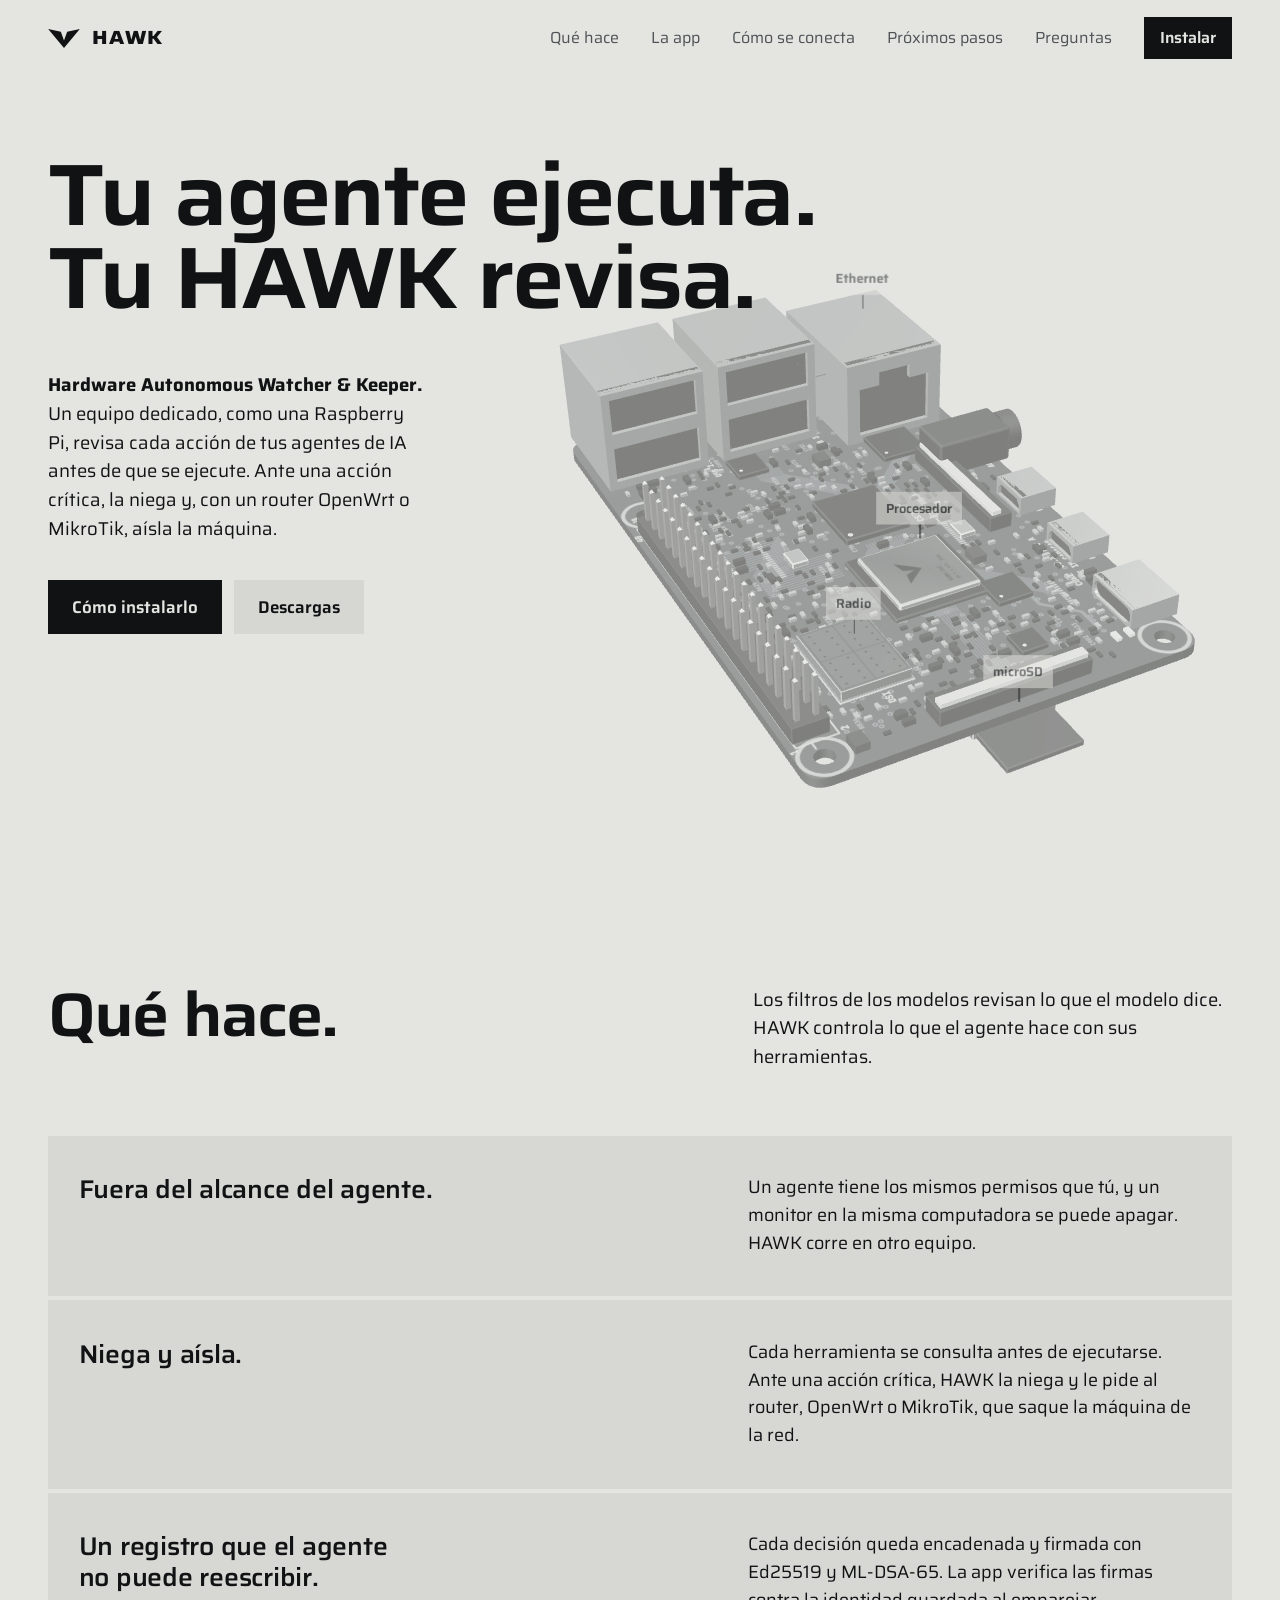
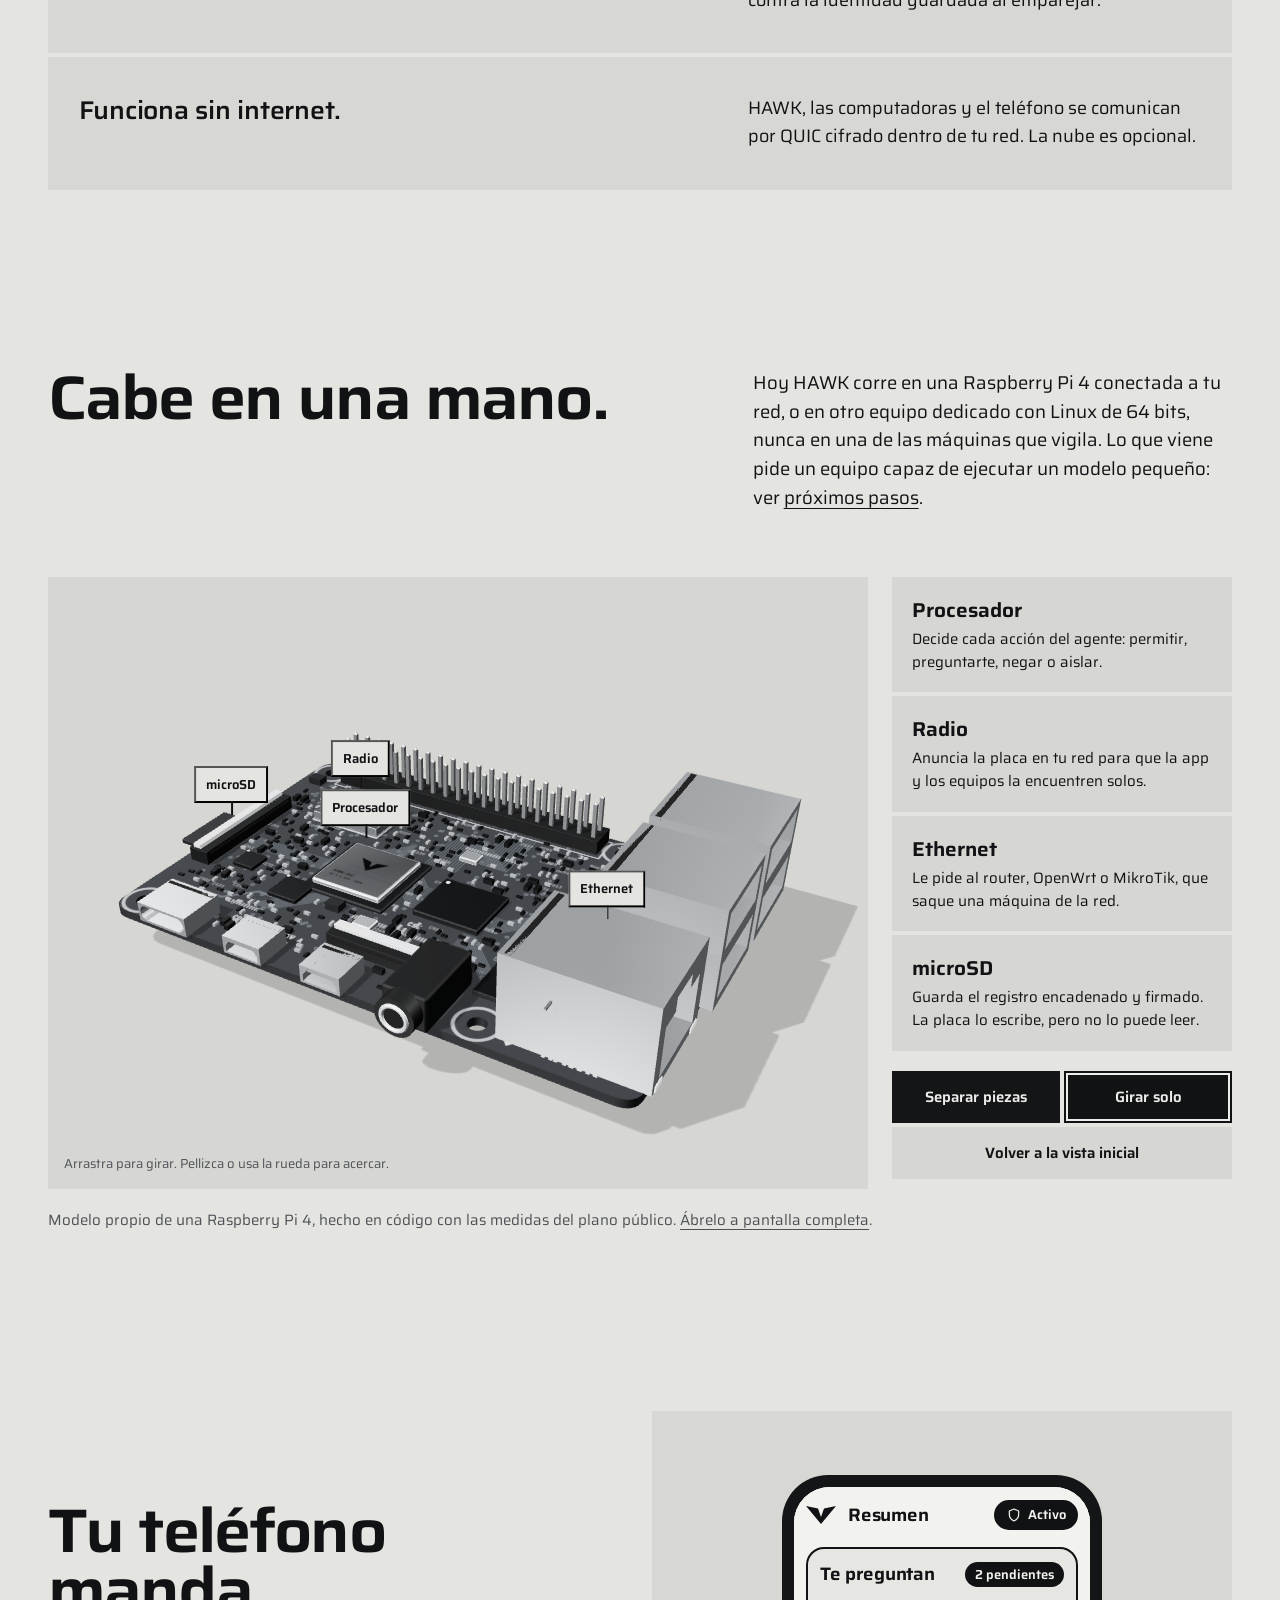
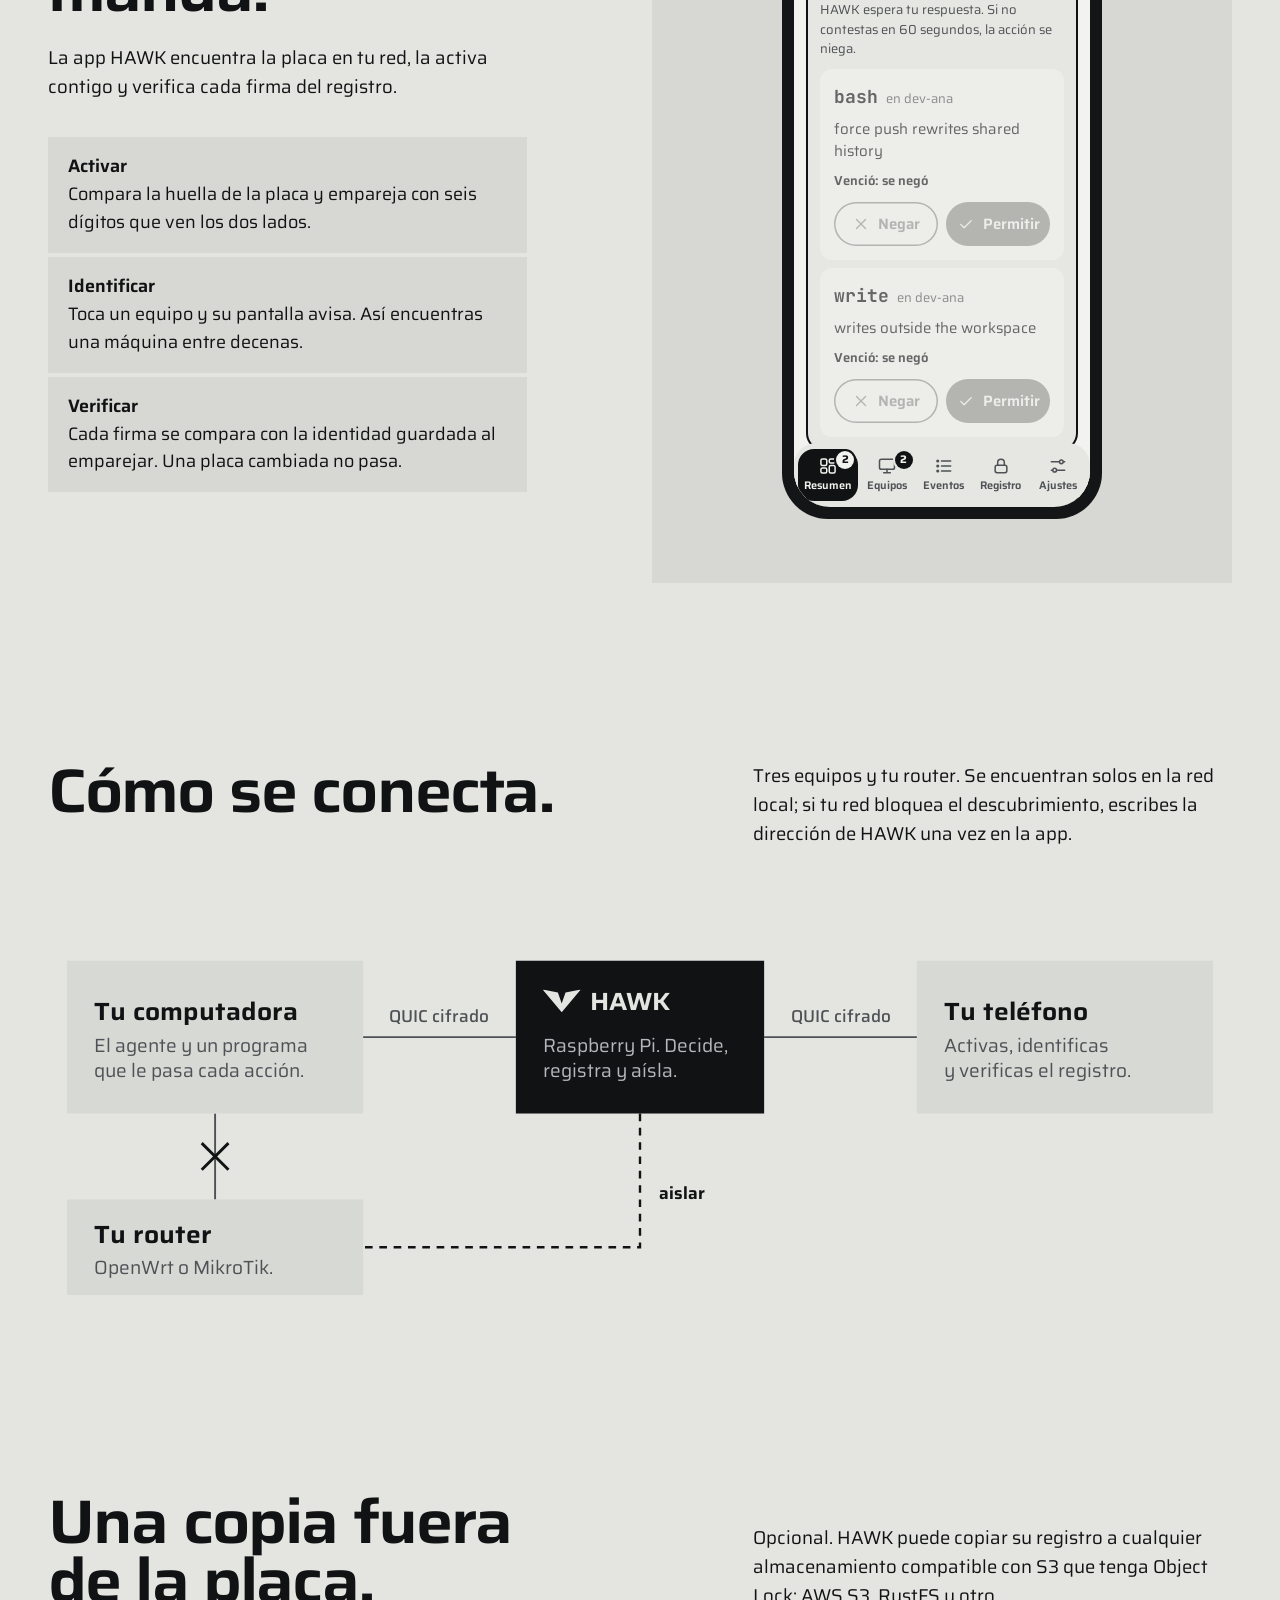
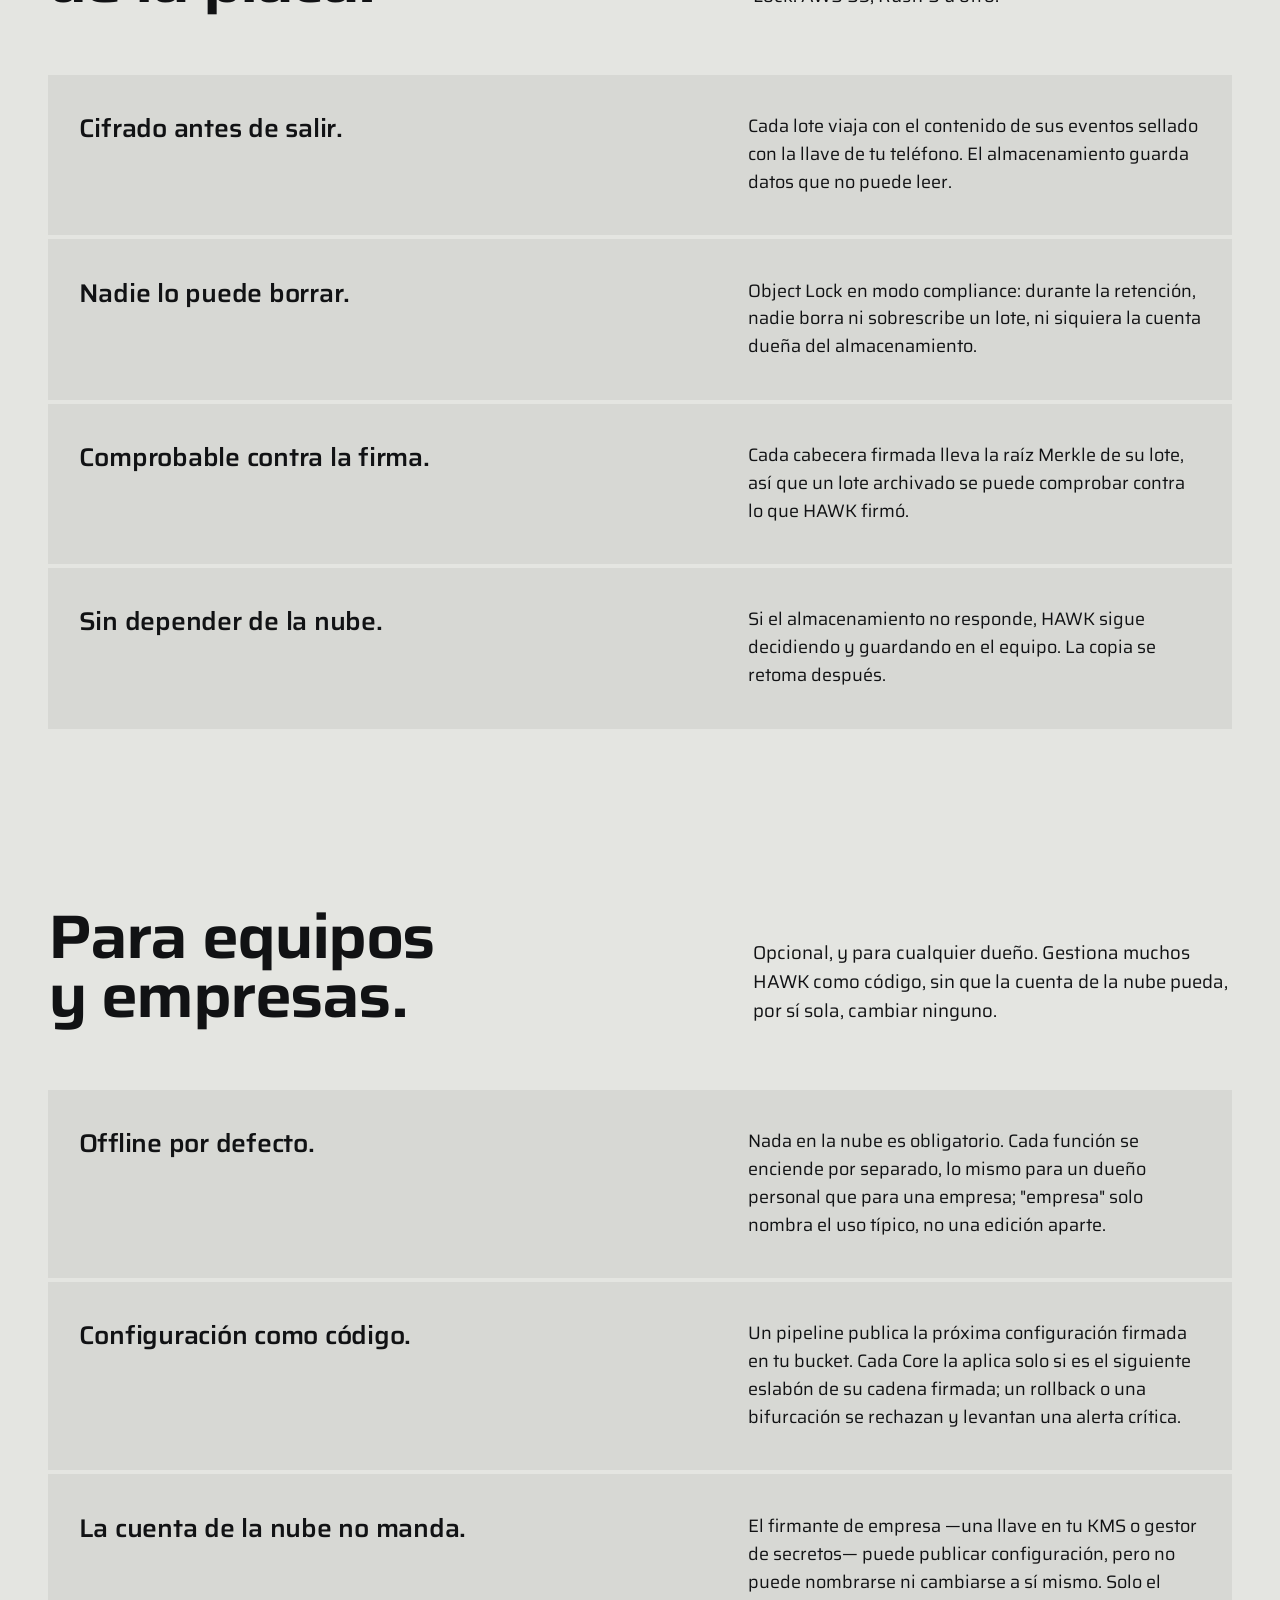
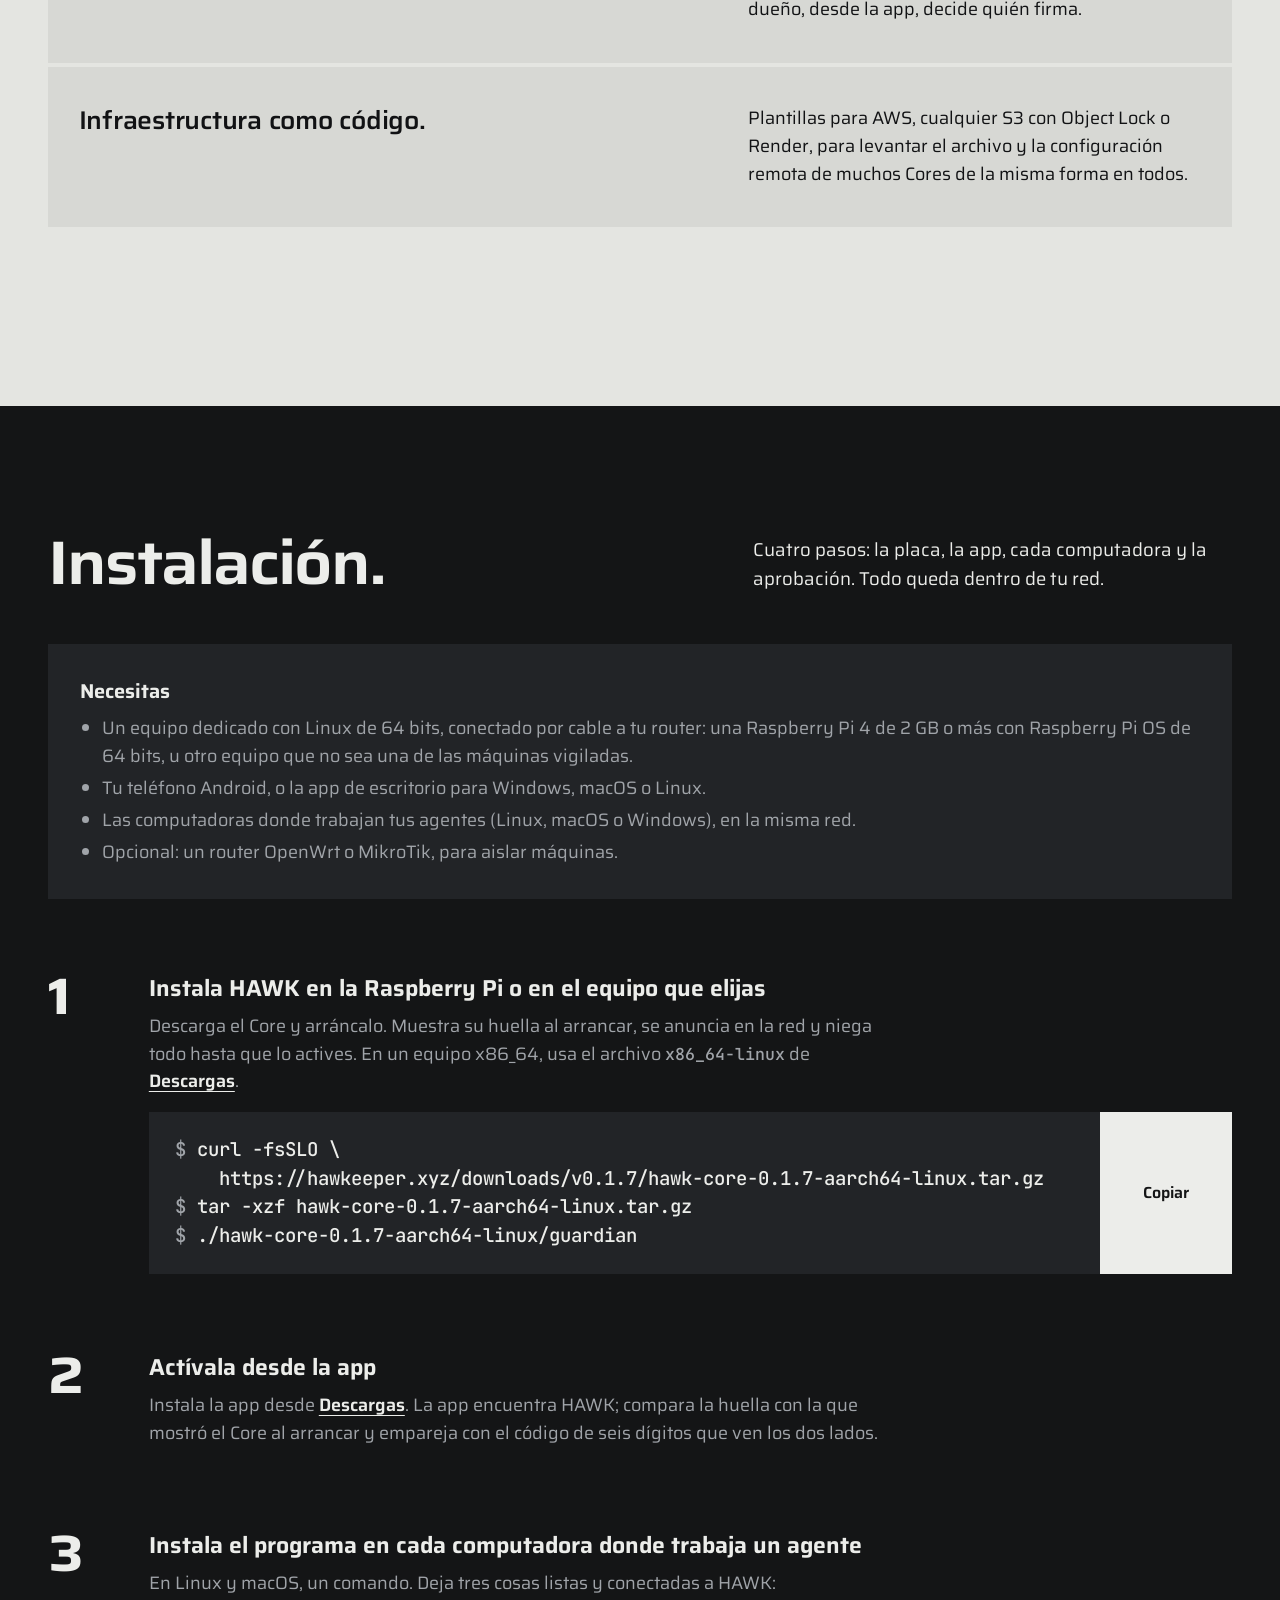
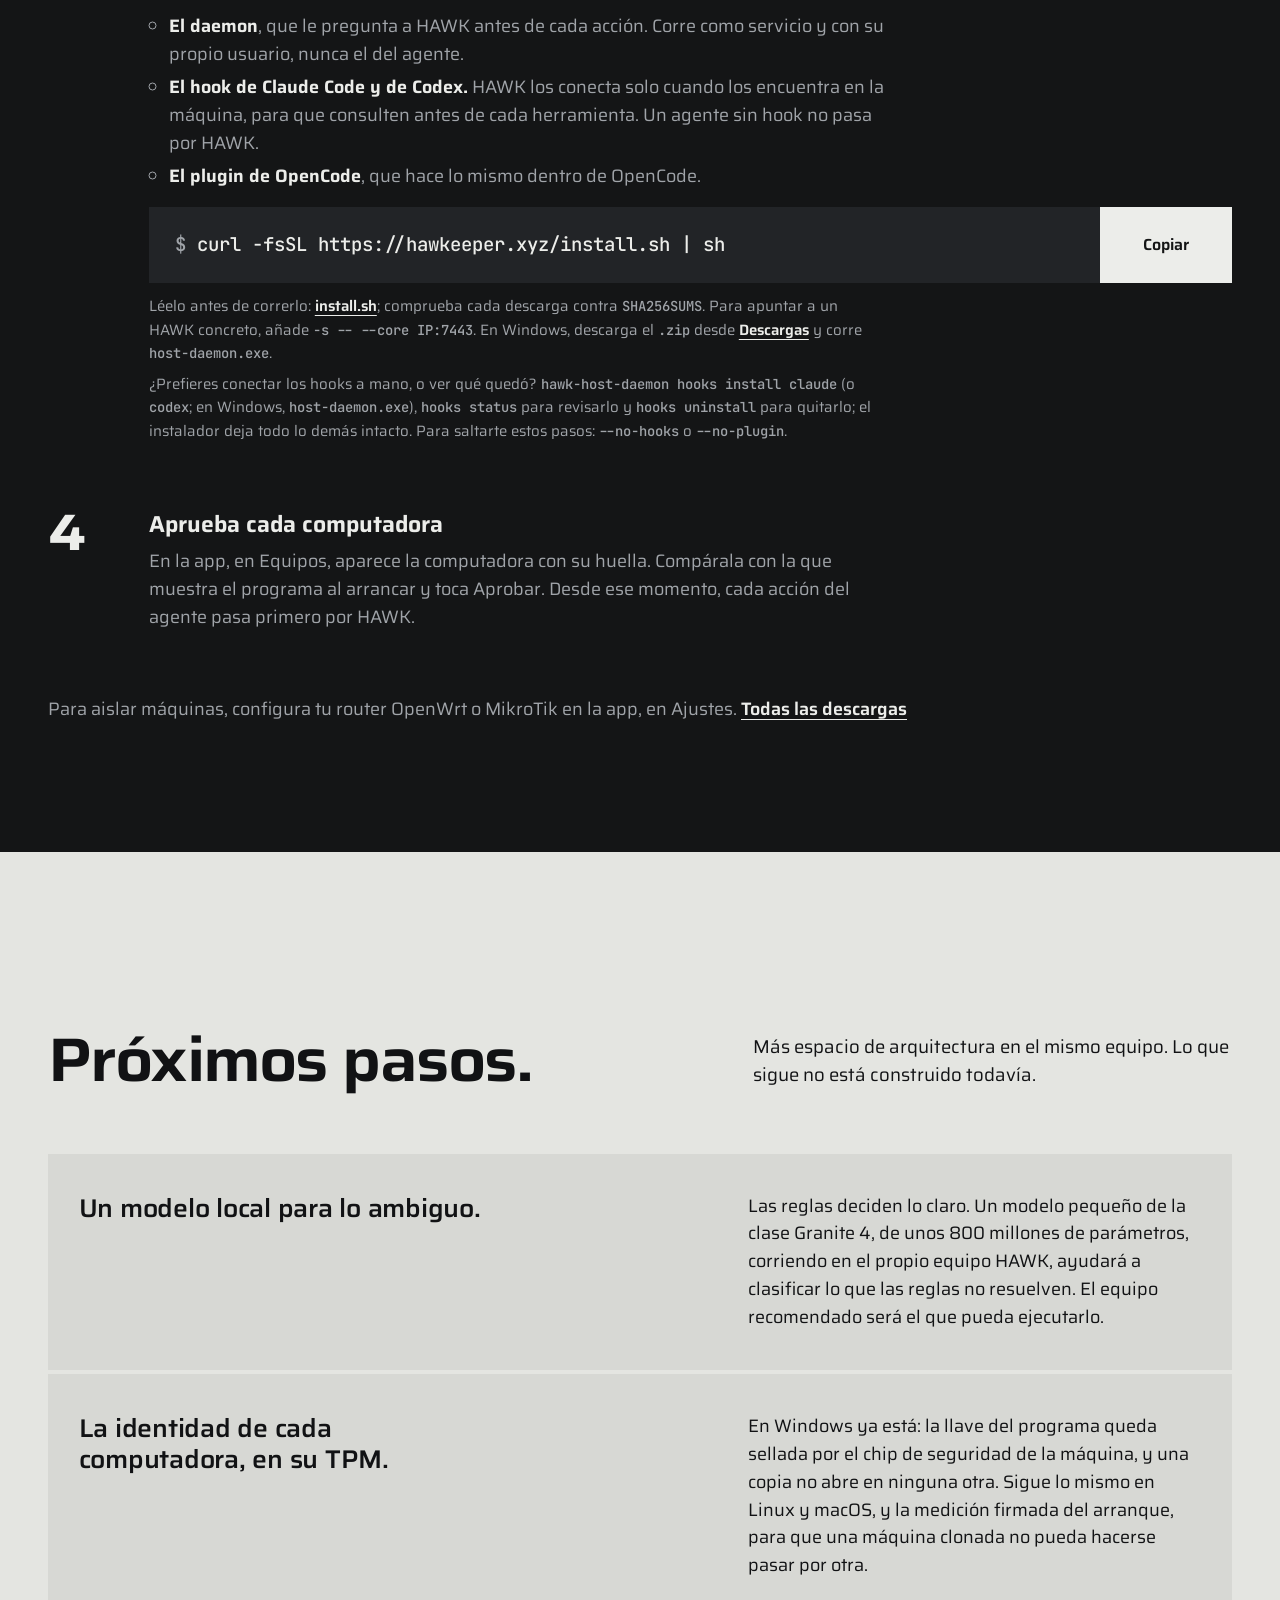
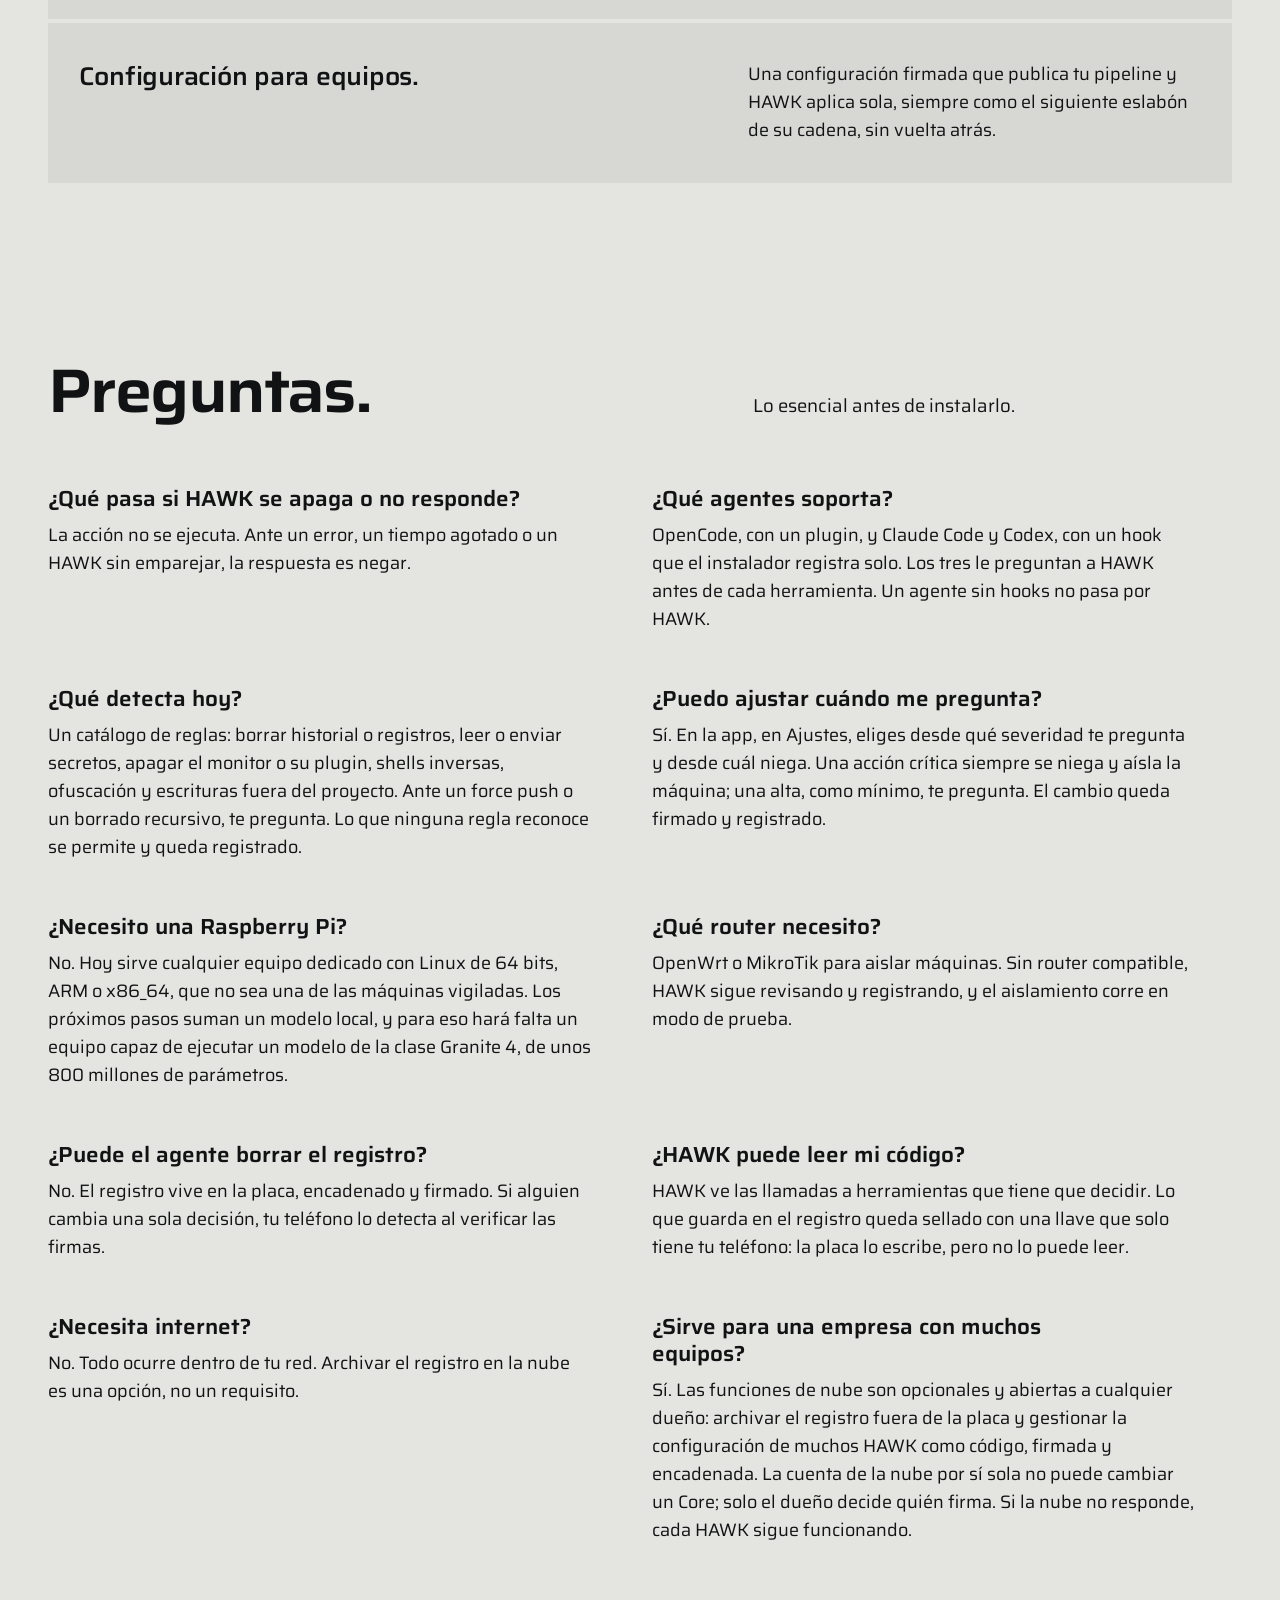
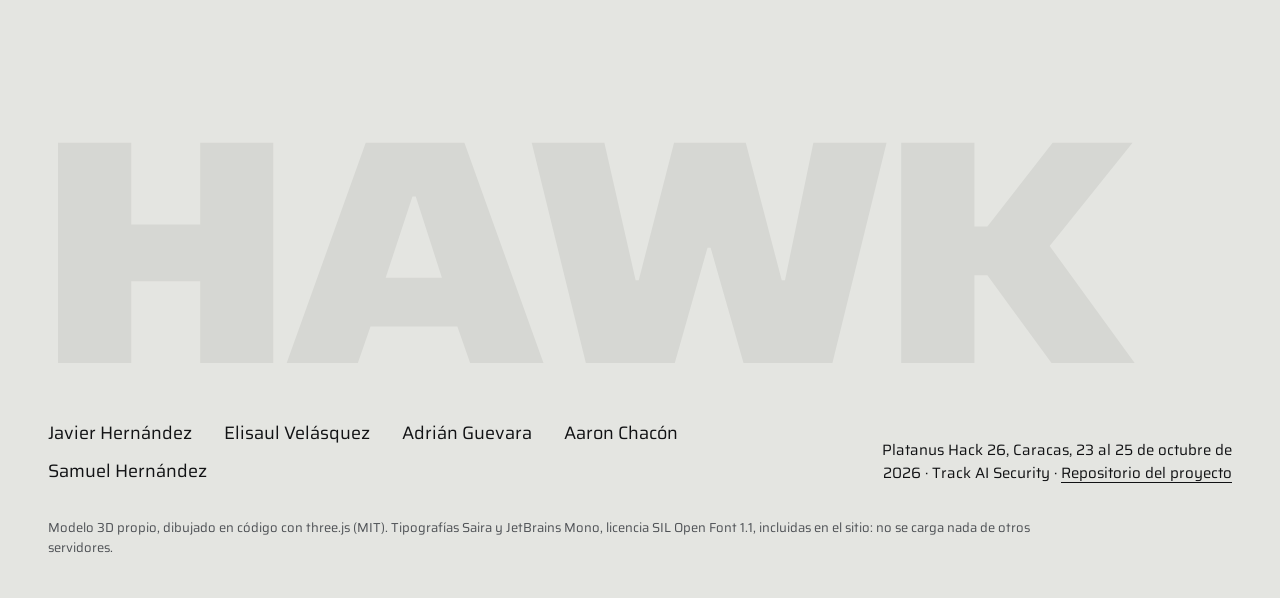
<file: misc/landing/index.html>
<!doctype html>
<html lang="es">
<head>
<meta charset="utf-8">
<meta name="viewport" content="width=device-width, initial-scale=1">
<title>HAWK</title>
<meta name="description" content="Tu agente ejecuta. Tu HAWK revisa. Un equipo aparte, como una Raspberry Pi, revisa cada acción de tu agente de IA antes de que ocurra.">
<meta property="og:title" content="HAWK">
<meta property="og:description" content="Tu agente ejecuta. Tu HAWK revisa. Un equipo aparte, como una Raspberry Pi, revisa cada acción de tu agente de IA antes de que ocurra.">
<meta property="og:type" content="website">
<meta name="theme-color" content="#E4E5E1">
<link rel="icon" href="hawk-mark.svg" type="image/svg+xml">
<link rel="preload" href="fonts/saira-latin-wdth-normal.woff2" as="font" type="font/woff2" crossorigin>
<script type="importmap">{ "imports": { "three": "./vendor/three.module.min.js" } }</script>
<style>
@font-face { font-family: "Saira"; src: url("fonts/saira-latin-wdth-normal.woff2") format("woff2"); font-weight: 100 900; font-stretch: 50% 125%; font-display: swap; }
@font-face { font-family: "JetBrains Mono"; src: url("fonts/jetbrains-mono-latin-wght-normal.woff2") format("woff2"); font-weight: 100 800; font-display: swap; }
/* Tokens ------------------------------------------------------------------
   Grey and black only. Light grey ground, black ink; the console, the
   install band and the phone are the night surfaces. No hue anywhere.
   Full spec: DESIGN.md next to this file. */
:root {
  --ground: #E4E5E1;
  --raised: #D6D7D3;
  --raised-a: rgba(214, 215, 211, .92);
  --sunk: #CACBC6;
  --ink: #111214;
  --ink-2: #4E5155;
  --line: #B9BAB5;
  --night: #141516;
  --night-2: #222427;
  --night-3: #3A3D41;
  --night-ink: #ECEDEA;
  --night-ink-2: #A0A4A9;

  --sans: "Saira", system-ui, sans-serif;
  --mono: "JetBrains Mono", ui-monospace, Menlo, monospace;
  --margin: clamp(16px, 4vw, 48px);
  --max: 1320px;
  --col-gap: 24px;
  --gap-section: clamp(120px, 14vw, 208px);
  --ease-out: cubic-bezier(.16, 1, .3, 1);
  color-scheme: light;
}

* { box-sizing: border-box; }
html { -webkit-text-size-adjust: 100%; scroll-behavior: smooth; scrollbar-color: #9C9E9A var(--ground); }
body {
  margin: 0; background: var(--ground); color: var(--ink);
  font: 400 18px/1.55 var(--sans); font-variation-settings: "wdth" 100;
  -webkit-font-smoothing: antialiased; overflow-x: hidden; caret-color: var(--ink);
}
::selection { background: var(--ink); color: var(--ground); }
a { color: inherit; text-underline-offset: 4px; text-decoration-thickness: 1px; }
:focus-visible { outline: 2px solid var(--ink); outline-offset: 3px; }
.night :focus-visible, .console :focus-visible { outline-color: var(--night-ink); }
button { font: inherit; color: inherit; }
img { display: block; max-width: 100%; }
p { margin: 0; }
code { font-family: var(--mono); font-size: .86em; font-variant-ligatures: none; }
.frame { width: 100%; max-width: var(--max); margin: 0 auto; padding: 0 var(--margin); }
.grid { display: grid; grid-template-columns: repeat(12, 1fr); column-gap: var(--col-gap); }

/* Type: one family. Saira's width axis does the talking: expanded and heavy
   for display, normal width for reading. Five sizes. */
.d1, .d2 {
  margin: 0; font-weight: 640; letter-spacing: -0.03em; line-height: .96;
  font-variation-settings: "wdth" 116; text-wrap: balance;
}
.d1 { font-size: clamp(46px, 6.8vw, 96px); }
.d2 { font-size: clamp(34px, 4.8vw, 72px); }
.s3 { margin: 0; font-size: clamp(22px, 2vw, 30px); line-height: 1.2; font-weight: 560; letter-spacing: -0.01em; font-variation-settings: "wdth" 108; text-wrap: balance; }
.lede { font-size: clamp(18px, 1.45vw, 21px); max-width: 34rem; }
.small { font-size: 15px; }

/* Bar ---------------------------------------------------------------------- */
.bar .frame { display: flex; align-items: center; justify-content: space-between; height: 76px; }
.wordmark { display: inline-flex; align-items: center; gap: 12px; text-decoration: none;
  font-weight: 760; font-size: 19px; letter-spacing: .06em; font-variation-settings: "wdth" 125; }
.wordmark svg { width: 32px; height: 19px; }
.bar nav { display: flex; align-items: center; gap: 32px; font-size: 16px; }
.bar nav a { text-decoration: none; color: var(--ink-2); transition: color .2s; white-space: nowrap; }
.bar nav a:hover { color: var(--ink); }
.bar nav a.act { color: var(--ground); background: var(--ink); padding: 9px 16px; font-weight: 600; transition: background-color .2s; }
.bar nav a.act:hover { background: var(--ink-2); color: var(--ground); }

/* Buttons: square corners, one fill ----------------------------------------- */
.btn {
  display: inline-flex; align-items: center; height: 54px; padding: 0 24px;
  font: 600 17px var(--sans); text-decoration: none; cursor: pointer; border: 0;
  transition: background-color .2s, color .2s, transform .15s var(--ease-out);
}
.btn:active { transform: translateY(1px); }
.btn.primary { background: var(--ink); color: var(--ground); }
.btn.primary:hover { background: var(--ink-2); }
.btn.plain { background: var(--raised); color: var(--ink); }
.btn.plain:hover { background: var(--sunk); }

/* Hero --------------------------------------------------------------------- */
.hero { padding-top: clamp(40px, 6vw, 88px); }
.hero h1 { grid-column: 1 / -1; }
.hero-copy { grid-column: 1 / span 4; padding-top: clamp(32px, 4vw, 56px); }
.hero-copy .lede { margin-bottom: 36px; }
.actions { display: flex; flex-wrap: wrap; gap: 12px; }
.hero-copy .event { margin-top: 40px; color: var(--ink-2); }
.pi-slot { grid-column: 5 / -1; height: clamp(300px, 38vw, 560px); }
.board-fallback { grid-column: 5 / -1; margin-top: clamp(8px, 2vw, 24px); display: none; }
.no-3d .board-fallback, html:not(.js) .board-fallback { display: block; }
.no-3d .pi-slot, html:not(.js) .pi-slot { display: none; }
.board { display: block; width: 100%; height: auto; overflow: visible; }

/* The board as background: one fixed canvas under everything. */
#pi-bg { position: fixed; inset: 0; width: 100%; height: 100%; z-index: 0; pointer-events: none; opacity: 0; }
.bar, main, footer { position: relative; z-index: 1; }
.pi-tags { position: fixed; inset: 0; z-index: 3; pointer-events: none; opacity: 0; transition: opacity .4s; }
.ptag {
  position: absolute; left: 0; top: 0; pointer-events: auto; white-space: nowrap; text-decoration: none;
  font: 600 13px var(--sans); background: var(--ground); color: var(--ink); padding: 6px 10px;
  transition: background-color .2s, color .2s; will-change: transform;
}
.ptag::after { content: ""; position: absolute; left: 50%; top: 100%; width: 1.5px; height: 14px; background: var(--ink); }
.ptag:hover { background: var(--ink); color: var(--ground); }

/* Board drawing: a geometric diagram, not a picture */
.b-pcb { fill: var(--raised); stroke: var(--line); stroke-width: 2; }
.b-part { fill: var(--sunk); stroke: #8E9195; stroke-width: 2; }
.b-hot { fill: var(--sunk); stroke: var(--ink); stroke-width: 3.5; }
.b-pin { fill: #7A7D81; }
.b-trace { fill: none; stroke: #BDBEB9; stroke-width: 3; stroke-linecap: round; stroke-linejoin: round; }
.b-live { fill: none; stroke: var(--ink); stroke-width: 3.5; stroke-linecap: round; stroke-linejoin: round; }
.b-hole { fill: var(--ground); stroke: #8E9195; stroke-width: 2; }
.b-lead { fill: none; stroke: var(--ink); stroke-width: 1.5; }
.b-dot { fill: var(--ink); }
.b-t { fill: var(--ink); font: 600 25px var(--sans); font-variation-settings: "wdth" 110; }
.b-s { fill: var(--ink-2); font: 400 21px var(--sans); }
.b-ghost { fill: none; stroke: #8E9195; stroke-width: 2; stroke-dasharray: 6 6; }
.parts-list { display: none; }

/* Stream: real decisions scrolling, the way the event runs its sponsors ---- */
.stream { margin-top: clamp(48px, 6vw, 80px); background: var(--night); color: var(--night-ink); overflow: hidden; }
.stream-track { display: flex; gap: 56px; width: max-content; padding: 18px 0; animation: run 48s linear infinite; }
.stream span { white-space: nowrap; }
.stream code { color: var(--night-ink-2); font-size: 14px; }
.stream b { font-weight: 600; font-size: 15px; margin-left: 12px; }
.stream b.no { color: var(--night); background: var(--night-ink); padding: 2px 8px; }
@keyframes run { to { transform: translateX(-50%); } }

/* Sections ----------------------------------------------------------------- */
.section { padding-top: var(--gap-section); }
.section-head { margin-bottom: clamp(40px, 5vw, 72px); }
.section-head h2 { grid-column: 1 / span 7; }
.section-head .lede { grid-column: 8 / -1; align-self: end; }

/* Try it: the live thing --------------------------------------------------- */
.try { display: grid; grid-template-columns: 5fr 7fr; gap: var(--col-gap); align-items: stretch; }
.picker { display: grid; gap: 4px; align-content: start; }
.pick {
  display: grid; grid-template-columns: 1fr auto; align-items: center; gap: 16px; text-align: left;
  background: var(--raised-a); border: 0; padding: 18px 20px; cursor: pointer;
  transition: background-color .2s, color .2s, transform .15s var(--ease-out);
}
.pick:hover { background: var(--sunk); }
.pick:active { transform: translateX(2px); }
.pick[aria-pressed="true"] { background: var(--ink); color: var(--ground); }
.pick code { font-size: 15px; overflow-wrap: anywhere; }
.pick .tool { opacity: .6; margin-right: 8px; }
.pick .go { font-size: 14px; font-weight: 600; white-space: nowrap; }

.console { background: var(--night); color: var(--night-ink); display: flex; flex-direction: column; min-height: 480px; outline: 2px solid transparent; outline-offset: -2px; transition: outline-color .3s; }
.console.cut { outline-color: var(--night-ink); }
.console-top { display: flex; justify-content: space-between; gap: 16px; padding: 18px 22px; background: var(--night-2); font-size: 15px; color: var(--night-ink-2); }
.net { display: inline-flex; align-items: center; gap: 10px; transition: color .3s; }
.net i { width: 9px; height: 9px; background: var(--night-ink-2); transition: background-color .3s; }
.console.cut .net { color: var(--night-ink); }
.console.cut .net i { background: var(--night-ink); }
.log { list-style: none; margin: 0; padding: 14px 0; flex: 1; }
.log li { padding: 14px 22px; display: grid; grid-template-columns: 1fr auto; gap: 8px 20px; align-items: baseline; }
.log .call { font-size: 15px; overflow-wrap: anywhere; }
.log .call .tool { color: var(--night-ink-2); margin-right: 8px; }
.log .why { grid-column: 1 / -1; font-size: 15px; color: var(--night-ink-2); }
.verdict { font-size: 14px; font-weight: 650; padding: 4px 10px; background: var(--night-2); color: var(--night-ink-2); white-space: nowrap; outline: 1.5px solid transparent; outline-offset: -1.5px; }
.verdict[data-v="allow"] { color: var(--night-ink); }
.verdict[data-v="ask"] { color: var(--night-ink); background: var(--night-3); }
.verdict[data-v="deny"] { color: var(--night-ink); background: transparent; outline-color: var(--night-ink); }
.verdict[data-v="contain"] { color: var(--night); background: var(--night-ink); }
.console-foot { display: flex; justify-content: space-between; align-items: center; padding: 14px 22px 18px; font-size: 14px; color: var(--night-ink-2); }
.reset { background: none; border: 0; color: var(--night-ink); cursor: pointer; text-decoration: underline; text-underline-offset: 4px; font-size: 14px; padding: 6px 0; }
.reset:hover { color: #fff; }

/* Why another device: claim, then proof ------------------------------------ */
.claims { list-style: none; margin: 0; padding: 0; display: grid; gap: 4px; }
.claims li { background: var(--raised-a); padding: clamp(28px, 3vw, 40px) clamp(20px, 2.4vw, 32px); }
.claims .s3 { grid-column: 1 / span 6; }
.claims p { grid-column: 8 / -1; }

/* Hardware: the board in 3D, in the page ----------------------------------- */
.explorer { display: grid; grid-template-columns: minmax(0, 1fr) 340px; gap: var(--col-gap); }
.stage { position: relative; background: var(--raised); height: clamp(440px, 68vh, 720px); overflow: hidden; touch-action: pan-y; }
.stage canvas { display: block; width: 100%; height: 100%; cursor: grab; touch-action: none; }
.stage canvas:active { cursor: grabbing; }
.stage .hint { position: absolute; left: 16px; bottom: 14px; font-size: 13px; color: var(--ink-2); pointer-events: none; }
.stage .loading { position: absolute; inset: 0; display: grid; place-items: center; padding: 24px; text-align: center; color: var(--ink-2); font-size: 15px; }
.stage .ptag { background: var(--ground); }
.stage .ptag[aria-pressed="true"] { background: var(--ink); color: var(--ground); }
.stage .ptag.far { opacity: .35; }
.stage.picked .ptag:not([aria-pressed="true"]) { opacity: 0; pointer-events: none; }
.side { display: flex; flex-direction: column; gap: 4px; min-width: 0; }
.part { text-align: left; background: var(--raised); border: 0; padding: 18px 20px; cursor: pointer; transition: background-color .2s, color .2s, transform .15s var(--ease-out); }
.part:hover { background: var(--sunk); }
.part:active { transform: translateX(2px); }
.part[aria-pressed="true"] { background: var(--ink); color: var(--ground); }
.part strong { display: block; font-weight: 640; font-size: 20px; font-variation-settings: "wdth" 108; }
.part span { display: block; font-size: 15px; margin-top: 2px; }
.controls { display: grid; grid-template-columns: 1fr 1fr; gap: 4px; margin-top: 16px; }
.ctl { border: 0; background: var(--night); color: var(--night-ink); font: 600 15px var(--sans); padding: 14px 12px; cursor: pointer; transition: background-color .2s; }
.ctl:hover { background: var(--night-2); }
.ctl[aria-pressed="true"] { background: var(--ink); outline: 2px solid var(--night-ink); outline-offset: -4px; }
.ctl.wide { grid-column: 1 / -1; background: var(--raised); color: var(--ink); }
.ctl.wide:hover { background: var(--sunk); }
.hw-link { margin-top: 20px; color: var(--ink-2); }

/* The phone: the real app (app/, a copy of witness/ui) in a frame ------------------------ */
.phone-row { align-items: center; }
.phone-copy { grid-column: 1 / span 5; }
.phone-copy .lede { margin-top: 24px; }
.does { list-style: none; margin: 36px 0 0; padding: 0; display: grid; gap: 4px; }
.does li { background: var(--raised-a); padding: 16px 20px; }
.does strong { display: block; font-weight: 620; }
.phone-stage { grid-column: 7 / -1; display: flex; justify-content: center; background: var(--raised-a); padding: clamp(32px, 5vw, 64px) 16px; }
.phone { width: 320px; max-width: 100%; background: var(--night); border-radius: 46px; padding: 12px; }
.screen { display: block; width: 100%; height: 620px; border: 0; background: #F2F2EF; border-radius: 36px; }

/* Install: the one dark band ----------------------------------------------- */
.install { margin-top: var(--gap-section); background: var(--night); color: var(--night-ink); padding: clamp(88px, 10vw, 148px) 0; }
.install .section-head { margin-bottom: clamp(36px, 4vw, 56px); }
.cmd { display: flex; align-items: stretch; background: var(--night-2); }
.cmd pre { margin: 0; flex: 1; padding: 24px 26px; overflow-x: auto; font: 500 clamp(14px, 1.5vw, 19px)/1.5 var(--mono); }
.cmd pre .q { color: var(--night-ink-2); }
.copy { flex: none; min-width: 132px; background: var(--night-ink); color: var(--night); border: 0; cursor: pointer; font-weight: 600; font-size: 16px; padding: 0 22px; transition: background-color .2s; }
.copy:hover, .copy.done { background: #fff; }
.install a { color: var(--night-ink); font-weight: 600; }
.install code { font: 500 .92em var(--mono); }
.need { background: var(--night-2); padding: clamp(22px, 3vw, 32px); }
.need strong { display: block; font-weight: 650; font-size: 20px; margin-bottom: 8px; }
.need ul { margin: 0; padding-left: 1.2em; color: var(--night-ink-2); }
.need li + li { margin-top: 4px; }
.guide { list-style: none; counter-reset: s; margin: clamp(48px, 6vw, 72px) 0 0; padding: 0; display: grid; gap: clamp(40px, 5vw, 64px); }
.guide > li { counter-increment: s; display: grid; grid-template-columns: clamp(48px, 6vw, 88px) 1fr; column-gap: var(--col-gap); }
.guide > li::before { content: counter(s); grid-row: 1 / span 9; font-weight: 700; font-size: clamp(40px, 4vw, 56px); line-height: 1; font-variation-settings: "wdth" 120; }
.guide h3 { margin: 0 0 6px; font-weight: 650; font-size: clamp(20px, 1.8vw, 24px); }
.guide p { margin: 0 0 16px; max-width: 46rem; color: var(--night-ink-2); }
.guide .cmd { margin: 0 0 12px; min-width: 0; }
.guide .small { margin: 0; }
.guide .small + .small { margin-top: 8px; }
.guide .parts { margin: 0 0 16px; padding-left: 1.15em; max-width: 46rem; color: var(--night-ink-2); }
.guide .parts li + li { margin-top: 5px; }
.guide .parts strong { color: var(--night-ink); font-weight: 650; }
.downloads { margin: clamp(32px, 4vw, 48px) 0 0; color: var(--night-ink-2); }
.downloads a { color: var(--night-ink); font-weight: 600; }

/* How it connects: a diagram ------------------------------------------------ */
.net-diagram { display: block; width: 100%; height: auto; }
.n-box { fill: var(--raised); fill-opacity: .86; }
.n-hawk { fill: var(--ink); }
.n-t { fill: var(--ink); font: 650 26px var(--sans); font-variation-settings: "wdth" 112; }
.n-t.dark { fill: var(--ground); }
.n-s { fill: var(--ink-2); font: 400 20px var(--sans); }
.n-s.dark { fill: #B4B7BB; }
.n-link { stroke: var(--ink-2); stroke-width: 2; fill: none; }
.n-cut { stroke: var(--ink); stroke-width: 2.5; fill: none; stroke-dasharray: 8 7; }
.n-l { fill: var(--ink-2); font: 500 18px var(--sans); }
.n-l.hot { fill: var(--ink); font-weight: 650; }
.pieces-list { display: none; }

/* Questions: plain text in two columns, no panels -------------------------- */
.faq { margin: 0; display: grid; grid-template-columns: repeat(2, 1fr); gap: clamp(36px, 4vw, 56px) var(--col-gap); }
.faq dt { font-size: clamp(20px, 1.7vw, 24px); font-weight: 600; line-height: 1.25; font-variation-settings: "wdth" 106; margin-bottom: 10px; max-width: 30rem; }
.faq dd { margin: 0; max-width: 34rem; }

/* Not ---------------------------------------------------------------------- */
.nots { grid-template-columns: repeat(3, 1fr); display: grid; gap: var(--col-gap); }
.nots p { margin-top: 10px; max-width: 24rem; }

/* Close -------------------------------------------------------------------- */
footer { padding: var(--gap-section) 0 40px; }
.giant { display: block; font-weight: 800; letter-spacing: -0.03em; line-height: .8;
  font-variation-settings: "wdth" 125; font-size: clamp(88px, 25vw, 360px); color: var(--raised); margin: 0 0 40px -0.04em; user-select: none; }
.foot { row-gap: 32px; align-items: end; }
.team { grid-column: 1 / span 8; list-style: none; margin: 0; padding: 0; display: flex; flex-wrap: wrap; gap: 10px 32px; }
.team a { text-decoration: none; }
.team a:hover { text-decoration: underline; }
.event-foot { grid-column: 9 / -1; text-align: right; }
.credits { grid-column: 1 / -1; font-size: 13px; color: var(--ink-2); max-width: 64rem; }

/* Motion: the board's current runs once on load; each section's parts arrive
   in order as it enters. Hidden states exist only when motion is allowed. */
@media (prefers-reduced-motion: no-preference) {
  .js .b-live { stroke-dasharray: 1; stroke-dashoffset: 1; }
  .js .ran .b-live { stroke-dashoffset: 0; transition: stroke-dashoffset 1.6s var(--ease-out) .2s; }
  .js .b-call { opacity: 0; transition: opacity .6s var(--ease-out); }
  .js .ran .b-call { opacity: 1; }
  .js .ran .b-call:nth-of-type(1) { transition-delay: 1.1s; }
  .js .ran .b-call:nth-of-type(2) { transition-delay: 1.25s; }
  .js .ran .b-call:nth-of-type(3) { transition-delay: 1.4s; }
  .js .ran .b-call:nth-of-type(4) { transition-delay: 1.55s; }
  .js [data-r] { opacity: 0; transform: translateY(22px); transition: opacity .7s var(--ease-out), transform .9s var(--ease-out); transition-delay: calc(var(--i, 0) * 80ms); }
  .js [data-r].in { opacity: 1; transform: none; }
  .log li { animation: arrive .5s var(--ease-out) both; }
}
@keyframes arrive { from { opacity: 0; transform: translateY(8px); } }
@media (prefers-reduced-motion: reduce) {
  html { scroll-behavior: auto; }
  .stream-track { animation: none; flex-wrap: wrap; width: auto; padding: 18px var(--margin); gap: 12px 40px; }
  .stream-track [aria-hidden] { display: none; }
}

/* Tablet and phone --------------------------------------------------------- */
@media (max-width: 900px) {
  .bar nav a:not(.act) { display: none; }
}
@media (max-width: 980px) {
  .hero-copy, .pi-slot, .board-fallback { grid-column: 1 / -1; }
  .pi-slot { height: clamp(260px, 62vw, 460px); }
  .board-fallback { margin-top: 48px; }
  .section-head h2, .section-head .lede { grid-column: 1 / -1; }
  .section-head .lede { margin-top: 20px; }
  .try { grid-template-columns: 1fr; }
  .claims .s3, .claims p { grid-column: 1 / -1; }
  .claims p { margin-top: 12px; }
  .phone-copy, .phone-stage { grid-column: 1 / -1; }
  .phone-stage { margin-top: 48px; }
  .explorer { grid-template-columns: 1fr; }
  .stage { height: clamp(360px, 62vh, 540px); }
}
@media (max-width: 680px) {
  body { font-size: 17px; }
  .d1 { font-size: 9vw; font-variation-settings: "wdth" 100; letter-spacing: -0.02em; }
  .bar nav a:not(.act) { display: none; }
  .b-call { display: none; }
  .pi-slot { height: 78vw; }
  .parts-list { display: grid; gap: 4px; list-style: none; padding: 0; margin: 24px 0 0; }
  .parts-list li { background: var(--raised); padding: 14px 16px; }
  .parts-list strong { display: block; font-weight: 620; }
  .parts-list span { font-size: 15px; }
  .ptag { font-size: 12px; padding: 5px 8px; }
  .steps, .nots, .faq { grid-template-columns: 1fr; }
  .cmd { flex-direction: column; }
  .cmd pre { white-space: pre-wrap; overflow-wrap: anywhere; }
  .copy { min-height: 52px; }
  .net-diagram { display: none; }
  .pieces-list { display: grid; gap: 4px; list-style: none; padding: 0; margin: 0; }
  .pieces-list li { background: var(--raised); padding: 20px; }
  .pieces-list li.hot { background: var(--ink); color: var(--ground); }
  .pieces-list strong { display: block; font-size: 20px; font-weight: 650; }
  .pieces-list span { font-size: 15px; }
  .console { min-height: 0; }
  .team, .event-foot { grid-column: 1 / -1; }
  .event-foot { text-align: left; }
}
</style>
</head>
<body>

<canvas id="pi-bg" aria-hidden="true"></canvas>
<div class="pi-tags" id="pi-tags" aria-hidden="true">
  <a class="ptag" href="#hardware" data-part="radio" tabindex="-1">Radio</a>
  <a class="ptag" href="#hardware" data-part="soc" tabindex="-1">Procesador</a>
  <a class="ptag" href="#hardware" data-part="eth" tabindex="-1">Ethernet</a>
  <a class="ptag" href="#hardware" data-part="sd" tabindex="-1">microSD</a>
</div>

<svg width="0" height="0" style="position:absolute" aria-hidden="true">
  <defs>
    <!-- The mark, B2 "Plumas": thick tips cut on a slant like the ends of
         wing feathers, narrowing to a point. -->
    <symbol id="hawk-v" viewBox="0 0 60 36">
      <path d="M0 0 L24 5 L30 22 L36 5 L60 0 L30 36 Z" fill="currentColor"/>
    </symbol>
  </defs>
</svg>

<header class="bar">
  <div class="frame">
    <a class="wordmark" href="#" aria-label="HAWK, inicio"><svg aria-hidden="true"><use href="#hawk-v"/></svg>HAWK</a>
    <nav aria-label="Secciones">
      <a href="#por-que">Qué hace</a>
      <a href="#telefono">La app</a>
      <a href="#conexion">Cómo se conecta</a>
      <a href="#siguiente">Próximos pasos</a>
      <a href="#preguntas">Preguntas</a>
      <a class="act" href="#instalar">Instalar</a>
    </nav>
  </div>
</header>

<main>
  <section class="hero">
    <div class="frame grid">
      <h1 class="d1">Tu agente ejecuta.<br>Tu HAWK revisa.</h1>

      <div class="hero-copy">
        <p class="lede"><strong>Hardware Autonomous Watcher &amp; Keeper.</strong> Un equipo dedicado, como una Raspberry Pi, revisa cada acción de tus agentes de IA antes de que se ejecute. Ante una acción crítica, la niega y, con un router OpenWrt o MikroTik, aísla la máquina.</p>
        <div class="actions">
          <a class="btn primary" href="#instalar">Cómo instalarlo</a>
          <a class="btn plain" href="downloads/">Descargas</a>
        </div>
      </div>

      <div class="pi-slot" data-pi-slot aria-hidden="true"></div>

      <div class="board-fallback" id="board">
        <svg class="board" viewBox="-70 -150 1240 870" role="img" aria-labelledby="board-t">
          <title id="board-t">Raspberry Pi vista desde arriba, con las piezas que usa HAWK: el procesador decide, la radio lo anuncia en tu red, el puerto Ethernet habla con el firewall y la microSD guarda el registro.</title>
          <rect class="b-pcb" x="0" y="0" width="850" height="560" rx="30"/>
          <circle class="b-hole" cx="35" cy="35" r="15"/><circle class="b-hole" cx="615" cy="35" r="15"/>
          <circle class="b-hole" cx="35" cy="525" r="15"/><circle class="b-hole" cx="615" cy="525" r="15"/>
          <path class="b-trace" d="M350 220 H420 M350 260 H420 M350 280 H420"/>
          <path class="b-trace" d="M275 320 V420 H160 V520"/>
          <path class="b-trace" d="M300 320 V400 H340 V520"/>
          <path class="b-trace" d="M250 320 V460 H230 V520"/>
          <path class="b-trace" d="M350 200 H560 V120 H680"/>
          <path class="b-trace" d="M520 310 V350 H680"/>
          <rect class="b-part" x="80" y="10" width="504" height="54" rx="4"/>
          <g id="pins"></g>
          <rect class="b-part" x="420" y="180" width="140" height="130" rx="6"/>
          <rect class="b-part" x="680" y="30" width="190" height="140" rx="4"/>
          <rect class="b-part" x="680" y="200" width="190" height="140" rx="4"/>
          <rect class="b-part" x="60" y="520" width="90" height="56" rx="10"/>
          <rect class="b-part" x="200" y="520" width="72" height="44" rx="6"/>
          <rect class="b-part" x="320" y="520" width="72" height="44" rx="6"/>
          <circle class="b-part" cx="500" cy="540" r="26"/>
          <rect class="b-hot" x="190" y="170" width="160" height="150" rx="8"/>
          <rect class="b-part" x="222" y="202" width="96" height="86" rx="4"/>
          <rect class="b-hot" x="70" y="100" width="100" height="70" rx="4"/>
          <rect class="b-hot" x="680" y="380" width="190" height="160" rx="4"/>
          <rect class="b-part" x="730" y="420" width="90" height="70" rx="2"/>
          <rect class="b-ghost" x="-24" y="230" width="90" height="110" rx="6"/>
          <path class="b-live" pathLength="1" d="M190 210 H120 V170"/>
          <path class="b-live" pathLength="1" d="M350 300 H600 V460 H680"/>
          <path class="b-live" pathLength="1" d="M190 285 H66"/>
          <g class="b-call">
            <path class="b-lead" d="M120 100 V-60 H-40"/><circle class="b-dot" cx="120" cy="100" r="5"/>
            <text class="b-t" x="-40" y="-100">Radio</text>
            <text class="b-s" x="-40" y="-72">Se anuncia en tu red.</text>
          </g>
          <g class="b-call">
            <path class="b-lead" d="M270 170 V-60 H360"/><circle class="b-dot" cx="270" cy="170" r="5"/>
            <text class="b-t" x="360" y="-100">Procesador</text>
            <text class="b-s" x="360" y="-72">Decide cada acción del agente.</text>
          </g>
          <g class="b-call">
            <path class="b-lead" d="M870 460 H930"/><circle class="b-dot" cx="870" cy="460" r="5"/>
            <text class="b-t" x="944" y="452">Ethernet</text>
            <text class="b-s" x="944" y="480">Le pide al firewall</text>
            <text class="b-s" x="944" y="506">que aísle la máquina.</text>
          </g>
          <g class="b-call">
            <path class="b-lead" d="M20 340 V650 H60"/><circle class="b-dot" cx="20" cy="340" r="5"/>
            <text class="b-t" x="74" y="644">microSD</text>
            <text class="b-s" x="74" y="672">Guarda el registro, encadenado y firmado.</text>
          </g>
        </svg>
        <ul class="parts-list">
          <li><strong>Procesador</strong><span>Decide cada acción del agente.</span></li>
          <li><strong>Radio</strong><span>Se anuncia en tu red.</span></li>
          <li><strong>Ethernet</strong><span>Le pide al firewall que aísle la máquina.</span></li>
          <li><strong>microSD</strong><span>Guarda el registro, encadenado y firmado.</span></li>
        </ul>
      </div>
    </div>
  </section>

  <section class="section" id="por-que" data-group data-pi-pose="ports" data-pi-side="right" data-pi-o=".2">
    <div class="frame">
      <div class="grid section-head">
        <h2 class="d2" data-r>Qué hace.</h2>
        <p class="lede" data-r>Los filtros de los modelos revisan lo que el modelo dice. HAWK controla lo que el agente hace con sus herramientas.</p>
      </div>
      <ul class="claims">
        <li class="grid" data-r><h3 class="s3">Fuera del alcance del agente.</h3><p>Un agente tiene los mismos permisos que tú, y un monitor en la misma computadora se puede apagar. HAWK corre en otro equipo.</p></li>
        <li class="grid" data-r><h3 class="s3">Niega y aísla.</h3><p>Cada herramienta se consulta antes de ejecutarse. Ante una acción crítica, HAWK la niega y le pide al router, OpenWrt o MikroTik, que saque la máquina de la red.</p></li>
        <li class="grid" data-r><h3 class="s3">Un registro que el agente no puede reescribir.</h3><p>Cada decisión queda encadenada y firmada con Ed25519 y ML-DSA-65. La app verifica las firmas contra la identidad guardada al emparejar.</p></li>
        <li class="grid" data-r><h3 class="s3">Funciona sin internet.</h3><p>HAWK, las computadoras y el teléfono se comunican por QUIC cifrado dentro de tu red. La nube es opcional.</p></li>
      </ul>
    </div>
  </section>

  <section class="section" id="hardware" data-group data-pi-pose="top" data-pi-o="0">
    <div class="frame">
      <div class="grid section-head">
        <h2 class="d2" data-r>Cabe en una mano.</h2>
        <p class="lede" data-r>Hoy HAWK corre en una Raspberry Pi 4 conectada a tu red, o en otro equipo dedicado con Linux de 64 bits, nunca en una de las máquinas que vigila. Lo que viene pide un equipo capaz de ejecutar un modelo pequeño: ver <a href="#siguiente">próximos pasos</a>.</p>
      </div>
      <div class="explorer" id="explorer" data-r>
        <div class="stage">
          <div class="loading">Cargando el modelo</div>
          <span class="hint">Arrastra para girar. Pellizca o usa la rueda para acercar.</span>
        </div>
        <div class="side" role="group" aria-label="Piezas que usa HAWK">
          <button class="part" type="button" data-part="soc" aria-pressed="false"><strong>Procesador</strong><span>Decide cada acción del agente: permitir, preguntarte, negar o aislar.</span></button>
          <button class="part" type="button" data-part="radio" aria-pressed="false"><strong>Radio</strong><span>Anuncia la placa en tu red para que la app y los equipos la encuentren solos.</span></button>
          <button class="part" type="button" data-part="eth" aria-pressed="false"><strong>Ethernet</strong><span>Le pide al router, OpenWrt o MikroTik, que saque una máquina de la red.</span></button>
          <button class="part" type="button" data-part="sd" aria-pressed="false"><strong>microSD</strong><span>Guarda el registro encadenado y firmado. La placa lo escribe, pero no lo puede leer.</span></button>
          <div class="controls">
            <button class="ctl" type="button" data-act="explode" aria-pressed="false">Separar piezas</button>
            <button class="ctl" type="button" data-act="spin" aria-pressed="true">Girar solo</button>
            <button class="ctl wide" type="button" data-act="reset">Volver a la vista inicial</button>
          </div>
        </div>
      </div>
      <p class="small hw-link" data-r>Modelo propio de una Raspberry Pi 4, hecho en código con las medidas del plano público. <a href="pi-3d.html">Ábrelo a pantalla completa</a>.</p>
    </div>
  </section>

  <section class="section" id="telefono" data-group data-pi-pose="front" data-pi-side="left" data-pi-o=".18">
    <div class="frame grid phone-row">
      <div class="phone-copy">
        <h2 class="d2" data-r>Tu teléfono manda.</h2>
        <p class="lede" data-r>La app HAWK encuentra la placa en tu red, la activa contigo y verifica cada firma del registro.</p>
        <ul class="does">
          <li data-r><strong>Activar</strong>Compara la huella de la placa y empareja con seis dígitos que ven los dos lados.</li>
          <li data-r><strong>Identificar</strong>Toca un equipo y su pantalla avisa. Así encuentras una máquina entre decenas.</li>
          <li data-r><strong>Verificar</strong>Cada firma se compara con la identidad guardada al emparejar. Una placa cambiada no pasa.</li>
        </ul>
      </div>
      <div class="phone-stage" data-r>
        <div class="phone" data-ui>
          <iframe class="screen" title="La app HAWK, con datos de ejemplo. Puedes tocarla." src="app/index.html?embed&amp;s=normal&amp;v=overview&amp;theme=light&amp;lang=es" loading="lazy" width="296" height="620"></iframe>
        </div>
      </div>
    </div>
  </section>

  <section class="section" id="conexion" data-group data-pi-pose="top" data-pi-side="right" data-pi-o=".19">
    <div class="frame">
      <div class="grid section-head">
        <h2 class="d2" data-r>Cómo se conecta.</h2>
        <p class="lede" data-r>Tres equipos y tu router. Se encuentran solos en la red local; si tu red bloquea el descubrimiento, escribes la dirección de HAWK una vez en la app.</p>
      </div>
      <svg class="net-diagram" viewBox="0 0 1240 420" role="img" aria-labelledby="net-t" data-r>
        <title id="net-t">Tu computadora le consulta a HAWK por QUIC. Tu teléfono controla HAWK por QUIC. Si algo es crítico, HAWK le pide al router que aísle la computadora.</title>
        <path class="n-link" d="M330 130 H490"/>
        <path class="n-link" d="M750 130 H910"/>
        <path class="n-cut" d="M620 210 V350 H330"/>
        <path class="n-link" d="M175 210 V300"/>
        <path d="M161 241 L189 269 M189 241 L161 269" stroke="var(--ink)" stroke-width="3"/>
        <text class="n-l" x="410" y="114" text-anchor="middle">QUIC cifrado</text>
        <text class="n-l" x="830" y="114" text-anchor="middle">QUIC cifrado</text>
        <text class="n-l hot" x="640" y="300">aislar</text>
        <rect class="n-box" x="20" y="50" width="310" height="160"/>
        <text class="n-t" x="48" y="112">Tu computadora</text>
        <text class="n-s" x="48" y="146">El agente y un programa</text>
        <text class="n-s" x="48" y="172">que le pasa cada acción.</text>
        <rect class="n-hawk" x="490" y="50" width="260" height="160"/>
        <svg x="518" y="80" width="40" height="24" viewBox="0 0 60 36" style="color:var(--ground)"><use href="#hawk-v"/></svg>
        <text class="n-t dark" x="568" y="102">HAWK</text>
        <text class="n-s dark" x="518" y="146">Raspberry Pi. Decide,</text>
        <text class="n-s dark" x="518" y="172">registra y aísla.</text>
        <rect class="n-box" x="910" y="50" width="310" height="160"/>
        <text class="n-t" x="938" y="112">Tu teléfono</text>
        <text class="n-s" x="938" y="146">Activas, identificas</text>
        <text class="n-s" x="938" y="172">y verificas el registro.</text>
        <rect class="n-box" x="20" y="300" width="310" height="100"/>
        <text class="n-t" x="48" y="346">Tu router</text>
        <text class="n-s" x="48" y="378">OpenWrt o MikroTik.</text>
      </svg>
      <ul class="pieces-list">
        <li><strong>Tu computadora</strong><span>El agente y un programa que le pasa cada acción a HAWK.</span></li>
        <li class="hot"><strong>HAWK</strong><span>Raspberry Pi. Decide, registra y aísla.</span></li>
        <li><strong>Tu teléfono</strong><span>Activas, identificas y verificas el registro.</span></li>
        <li><strong>Tu router</strong><span>OpenWrt o MikroTik. Corta la red cuando HAWK lo pide.</span></li>
      </ul>
    </div>
  </section>

  <section class="section" id="archivo" data-group data-pi-pose="ports" data-pi-side="right" data-pi-o=".18">
    <div class="frame">
      <div class="grid section-head">
        <h2 class="d2" data-r>Una copia fuera de la placa.</h2>
        <p class="lede" data-r>Opcional. HAWK puede copiar su registro a cualquier almacenamiento compatible con S3 que tenga Object Lock: AWS S3, RustFS u otro.</p>
      </div>
      <ul class="claims">
        <li class="grid" data-r><h3 class="s3">Cifrado antes de salir.</h3><p>Cada lote viaja con el contenido de sus eventos sellado con la llave de tu teléfono. El almacenamiento guarda datos que no puede leer.</p></li>
        <li class="grid" data-r><h3 class="s3">Nadie lo puede borrar.</h3><p>Object Lock en modo compliance: durante la retención, nadie borra ni sobrescribe un lote, ni siquiera la cuenta dueña del almacenamiento.</p></li>
        <li class="grid" data-r><h3 class="s3">Comprobable contra la firma.</h3><p>Cada cabecera firmada lleva la raíz Merkle de su lote, así que un lote archivado se puede comprobar contra lo que HAWK firmó.</p></li>
        <li class="grid" data-r><h3 class="s3">Sin depender de la nube.</h3><p>Si el almacenamiento no responde, HAWK sigue decidiendo y guardando en el equipo. La copia se retoma después.</p></li>
      </ul>
    </div>
  </section>

  <section class="section" id="empresa" data-group data-pi-pose="soc" data-pi-side="left" data-pi-o=".18">
    <div class="frame">
      <div class="grid section-head">
        <h2 class="d2" data-r>Para equipos y empresas.</h2>
        <p class="lede" data-r>Opcional, y para cualquier dueño. Gestiona muchos HAWK como código, sin que la cuenta de la nube pueda, por sí sola, cambiar ninguno.</p>
      </div>
      <ul class="claims">
        <li class="grid" data-r><h3 class="s3">Offline por defecto.</h3><p>Nada en la nube es obligatorio. Cada función se enciende por separado, lo mismo para un dueño personal que para una empresa; "empresa" solo nombra el uso típico, no una edición aparte.</p></li>
        <li class="grid" data-r><h3 class="s3">Configuración como código.</h3><p>Un pipeline publica la próxima configuración firmada en tu bucket. Cada Core la aplica solo si es el siguiente eslabón de su cadena firmada; un rollback o una bifurcación se rechazan y levantan una alerta crítica.</p></li>
        <li class="grid" data-r><h3 class="s3">La cuenta de la nube no manda.</h3><p>El firmante de empresa —una llave en tu KMS o gestor de secretos— puede publicar configuración, pero no puede nombrarse ni cambiarse a sí mismo. Solo el dueño, desde la app, decide quién firma.</p></li>
        <li class="grid" data-r><h3 class="s3">Infraestructura como código.</h3><p>Plantillas para AWS, cualquier S3 con Object Lock o Render, para levantar el archivo y la configuración remota de muchos Cores de la misma forma en todos.</p></li>
      </ul>
    </div>
  </section>

  <section class="install night" id="instalar" data-group data-pi-pose="top" data-pi-o="0">
    <div class="frame">
      <div class="grid section-head">
        <h2 class="d2" data-r>Instalación.</h2>
        <p class="lede" data-r>Cuatro pasos: la placa, la app, cada computadora y la aprobación. Todo queda dentro de tu red.</p>
      </div>
      <div class="need" data-r>
        <strong>Necesitas</strong>
        <ul>
          <li>Un equipo dedicado con Linux de 64 bits, conectado por cable a tu router: una Raspberry Pi 4 de 2 GB o más con Raspberry Pi OS de 64 bits, u otro equipo que no sea una de las máquinas vigiladas.</li>
          <li>Tu teléfono Android, o la app de escritorio para Windows, macOS o Linux.</li>
          <li>Las computadoras donde trabajan tus agentes (Linux, macOS o Windows), en la misma red.</li>
          <li>Opcional: un router OpenWrt o MikroTik, para aislar máquinas.</li>
        </ul>
      </div>
      <ol class="guide">
        <li data-r>
          <h3>Instala HAWK en la Raspberry Pi o en el equipo que elijas</h3>
          <p>Descarga el Core y arráncalo. Muestra su huella al arrancar, se anuncia en la red y niega todo hasta que lo actives. En un equipo x86_64, usa el archivo <code>x86_64-linux</code> de <a href="downloads/">Descargas</a>.</p>
          <div class="cmd">
            <pre><span class="q">$</span> curl -fsSLO \
    https://hawkeeper.xyz/downloads/v0.1.7/hawk-core-0.1.7-aarch64-linux.tar.gz
<span class="q">$</span> tar -xzf hawk-core-0.1.7-aarch64-linux.tar.gz
<span class="q">$</span> ./hawk-core-0.1.7-aarch64-linux/guardian</pre>
            <button class="copy" type="button">Copiar</button>
          </div>
        </li>
        <li data-r>
          <h3>Actívala desde la app</h3>
          <p>Instala la app desde <a href="downloads/">Descargas</a>. La app encuentra HAWK; compara la huella con la que mostró el Core al arrancar y empareja con el código de seis dígitos que ven los dos lados.</p>
        </li>
        <li data-r>
          <h3>Instala el programa en cada computadora donde trabaja un agente</h3>
          <p>En Linux y macOS, un comando. Deja tres cosas listas y conectadas a HAWK:</p>
          <ul class="parts">
            <li><strong>El daemon</strong>, que le pregunta a HAWK antes de cada acción. Corre como servicio y con su propio usuario, nunca el del agente.</li>
            <li><strong>El hook de Claude Code y de Codex.</strong> HAWK los conecta solo cuando los encuentra en la máquina, para que consulten antes de cada herramienta. Un agente sin hook no pasa por HAWK.</li>
            <li><strong>El plugin de OpenCode</strong>, que hace lo mismo dentro de OpenCode.</li>
          </ul>
          <div class="cmd">
            <pre id="cmd-text"><span class="q">$</span> curl -fsSL https://hawkeeper.xyz/install.sh | sh</pre>
            <button class="copy" type="button">Copiar</button>
          </div>
          <p class="small">Léelo antes de correrlo: <a href="install.sh">install.sh</a>; comprueba cada descarga contra <code>SHA256SUMS</code>. Para apuntar a un HAWK concreto, añade <code>-s -- --core IP:7443</code>. En Windows, descarga el <code>.zip</code> desde <a href="downloads/">Descargas</a> y corre <code>host-daemon.exe</code>.</p>
          <p class="small">¿Prefieres conectar los hooks a mano, o ver qué quedó? <code>hawk-host-daemon hooks install claude</code> (o <code>codex</code>; en Windows, <code>host-daemon.exe</code>), <code>hooks status</code> para revisarlo y <code>hooks uninstall</code> para quitarlo; el instalador deja todo lo demás intacto. Para saltarte estos pasos: <code>--no-hooks</code> o <code>--no-plugin</code>.</p>
        </li>
        <li data-r>
          <h3>Aprueba cada computadora</h3>
          <p>En la app, en Equipos, aparece la computadora con su huella. Compárala con la que muestra el programa al arrancar y toca Aprobar. Desde ese momento, cada acción del agente pasa primero por HAWK.</p>
        </li>
      </ol>
      <p class="downloads" data-r>Para aislar máquinas, configura tu router OpenWrt o MikroTik en la app, en Ajustes. <a href="downloads/">Todas las descargas</a></p>
    </div>
  </section>

  <section class="section" id="siguiente" data-group data-pi-pose="soc" data-pi-side="right" data-pi-o=".19">
    <div class="frame">
      <div class="grid section-head">
        <h2 class="d2" data-r>Próximos pasos.</h2>
        <p class="lede" data-r>Más espacio de arquitectura en el mismo equipo. Lo que sigue no está construido todavía.</p>
      </div>
      <ul class="claims">
        <li class="grid" data-r><h3 class="s3">Un modelo local para lo ambiguo.</h3><p>Las reglas deciden lo claro. Un modelo pequeño de la clase Granite 4, de unos 800 millones de parámetros, corriendo en el propio equipo HAWK, ayudará a clasificar lo que las reglas no resuelven. El equipo recomendado será el que pueda ejecutarlo.</p></li>
        <li class="grid" data-r><h3 class="s3">La identidad de cada computadora, en su TPM.</h3><p>En Windows ya está: la llave del programa queda sellada por el chip de seguridad de la máquina, y una copia no abre en ninguna otra. Sigue lo mismo en Linux y macOS, y la medición firmada del arranque, para que una máquina clonada no pueda hacerse pasar por otra.</p></li>
        <li class="grid" data-r><h3 class="s3">Configuración para equipos.</h3><p>Una configuración firmada que publica tu pipeline y HAWK aplica sola, siempre como el siguiente eslabón de su cadena, sin vuelta atrás.</p></li>
      </ul>
    </div>
  </section>

  <section class="section" id="preguntas" data-group data-pi-pose="front" data-pi-side="left" data-pi-o=".2">
    <div class="frame">
      <div class="grid section-head">
        <h2 class="d2" data-r>Preguntas.</h2>
        <p class="lede" data-r>Lo esencial antes de instalarlo.</p>
      </div>
      <dl class="faq">
        <div data-r><dt>¿Qué pasa si HAWK se apaga o no responde?</dt><dd>La acción no se ejecuta. Ante un error, un tiempo agotado o un HAWK sin emparejar, la respuesta es negar.</dd></div>
        <div data-r><dt>¿Qué agentes soporta?</dt><dd>OpenCode, con un plugin, y Claude Code y Codex, con un hook que el instalador registra solo. Los tres le preguntan a HAWK antes de cada herramienta. Un agente sin hooks no pasa por HAWK.</dd></div>
        <div data-r><dt>¿Qué detecta hoy?</dt><dd>Un catálogo de reglas: borrar historial o registros, leer o enviar secretos, apagar el monitor o su plugin, shells inversas, ofuscación y escrituras fuera del proyecto. Ante un force push o un borrado recursivo, te pregunta. Lo que ninguna regla reconoce se permite y queda registrado.</dd></div>
        <div data-r><dt>¿Puedo ajustar cuándo me pregunta?</dt><dd>Sí. En la app, en Ajustes, eliges desde qué severidad te pregunta y desde cuál niega. Una acción crítica siempre se niega y aísla la máquina; una alta, como mínimo, te pregunta. El cambio queda firmado y registrado.</dd></div>
        <div data-r><dt>¿Necesito una Raspberry Pi?</dt><dd>No. Hoy sirve cualquier equipo dedicado con Linux de 64 bits, ARM o x86_64, que no sea una de las máquinas vigiladas. Los próximos pasos suman un modelo local, y para eso hará falta un equipo capaz de ejecutar un modelo de la clase Granite 4, de unos 800 millones de parámetros.</dd></div>
        <div data-r><dt>¿Qué router necesito?</dt><dd>OpenWrt o MikroTik para aislar máquinas. Sin router compatible, HAWK sigue revisando y registrando, y el aislamiento corre en modo de prueba.</dd></div>
        <div data-r><dt>¿Puede el agente borrar el registro?</dt><dd>No. El registro vive en la placa, encadenado y firmado. Si alguien cambia una sola decisión, tu teléfono lo detecta al verificar las firmas.</dd></div>
        <div data-r><dt>¿HAWK puede leer mi código?</dt><dd>HAWK ve las llamadas a herramientas que tiene que decidir. Lo que guarda en el registro queda sellado con una llave que solo tiene tu teléfono: la placa lo escribe, pero no lo puede leer.</dd></div>
        <div data-r><dt>¿Necesita internet?</dt><dd>No. Todo ocurre dentro de tu red. Archivar el registro en la nube es una opción, no un requisito.</dd></div>
        <div data-r><dt>¿Sirve para una empresa con muchos equipos?</dt><dd>Sí. Las funciones de nube son opcionales y abiertas a cualquier dueño: archivar el registro fuera de la placa y gestionar la configuración de muchos HAWK como código, firmada y encadenada. La cuenta de la nube por sí sola no puede cambiar un Core; solo el dueño decide quién firma. Si la nube no responde, cada HAWK sigue funcionando.</dd></div>
      </dl>
    </div>
  </section>

</main>

<footer data-pi-pose="soc" data-pi-side="left" data-pi-o=".2">
  <div class="frame">
    <span class="giant" aria-hidden="true">HAWK</span>
    <div class="grid foot">
      <ul class="team">
        <li><a href="https://github.com/JEHR037">Javier Hernández</a></li>
        <li><a href="https://github.com/elisaul170408-ai">Elisaul Velásquez</a></li>
        <li><a href="https://github.com/adrianegb">Adrián Guevara</a></li>
        <li><a href="https://github.com/chaconjrincones-star">Aaron Chacón</a></li>
        <li><a href="https://github.com/unkn0wn-cs">Samuel Hernández</a></li>
      </ul>
      <p class="small event-foot">Platanus Hack 26, Caracas, 23 al 25 de octubre de 2026 · Track AI Security · <a href="https://github.com/platanus-hack/platanus-hack-26-ve-team-23">Repositorio del proyecto</a></p>
      <p class="credits">Modelo 3D propio, dibujado en código con three.js (MIT). Tipografías Saira y JetBrains Mono, licencia SIL Open Font 1.1, incluidas en el sitio: no se carga nada de otros servidores.</p>
    </div>
  </div>
</footer>

<script>
(function () {
  "use strict";
  document.documentElement.classList.add("js");
  var reduce = window.matchMedia("(prefers-reduced-motion: reduce)").matches;
  var NS = "http://www.w3.org/2000/svg";

  // GPIO pins on the drawn board
  var pins = document.getElementById("pins");
  for (var r = 0; r < 2; r++) for (var c = 0; c < 20; c++) {
    var p = document.createElementNS(NS, "rect");
    p.setAttribute("class", "b-pin");
    p.setAttribute("x", 91 + c * 25); p.setAttribute("y", 19 + r * 25);
    p.setAttribute("width", 12); p.setAttribute("height", 12);
    pins.appendChild(p);
  }
  var board = document.getElementById("board");

  // The board in 3D: a fixed background, and the explorer in the hardware section.
  var tagsEl = document.getElementById("pi-tags");
  function no3d() { document.documentElement.classList.add("no-3d"); }
  var glOk = false;
  try { var tc = document.createElement("canvas"); glOk = !!(tc.getContext("webgl2") || tc.getContext("webgl")); } catch (e) {}
  var explorer = null, wanted = null;
  function pickPart(k) { wanted = k; if (explorer) explorer.pick(k); }
  tagsEl.querySelectorAll("[data-part]").forEach(function (a) { a.addEventListener("click", function () { pickPart(a.dataset.part); }); });
  if (!glOk) no3d();
  else {
    var startBg = function () {
      import("./pi-bg.js").then(function (m) {
        if (!m.start({ canvas: document.getElementById("pi-bg"), tags: tagsEl })) no3d();
      }).catch(no3d);
    };
    if (document.readyState === "complete") startBg(); else addEventListener("load", startBg);
    var ex = document.getElementById("explorer");
    new IntersectionObserver(function (es, o) {
      if (!es[0].isIntersecting) return;
      o.disconnect();
      import("./pi-explorer.js").then(function (m) { return m.mountExplorer(ex); }).then(function (api) {
        explorer = api; if (api && wanted) api.pick(wanted);
      });
    }, { rootMargin: "700px 0px" }).observe(ex);
  }
  requestAnimationFrame(function () { requestAnimationFrame(function () { board.classList.add("ran"); }); });

  // Section entrances: the parts of each section arrive in order, once.
  var groups = document.querySelectorAll("[data-group]");
  function reveal(g) {
    g.querySelectorAll("[data-r]").forEach(function (el, i) {
      if (!el.style.getPropertyValue("--i")) el.style.setProperty("--i", i % 6);
      el.classList.add("in");
    });
  }
  if ("IntersectionObserver" in window && !reduce) {
    var io = new IntersectionObserver(function (entries) {
      entries.forEach(function (e) { if (e.isIntersecting) { reveal(e.target); io.unobserve(e.target); } });
    }, { rootMargin: "0px 0px -12% 0px", threshold: 0.08 });
    groups.forEach(function (g) { io.observe(g); });
  } else { groups.forEach(reveal); }

  // Copy buttons: each copies the commands of its block, without the prompts.
  document.querySelectorAll(".cmd .copy").forEach(function (copy) {
    copy.addEventListener("click", function () {
      var text = copy.parentNode.querySelector("pre").textContent.replace(/^\$\s*/gm, "");
      function ok() { copy.textContent = "Copiado"; copy.classList.add("done");
        setTimeout(function () { copy.textContent = "Copiar"; copy.classList.remove("done"); }, 1800); }
      if (navigator.clipboard && navigator.clipboard.writeText) navigator.clipboard.writeText(text).then(ok, function () { copy.textContent = "Selecciónalo y copia"; });
      else copy.textContent = "Selecciónalo y copia";
    });
  });
})();
</script>
</body>
</html>
</file>
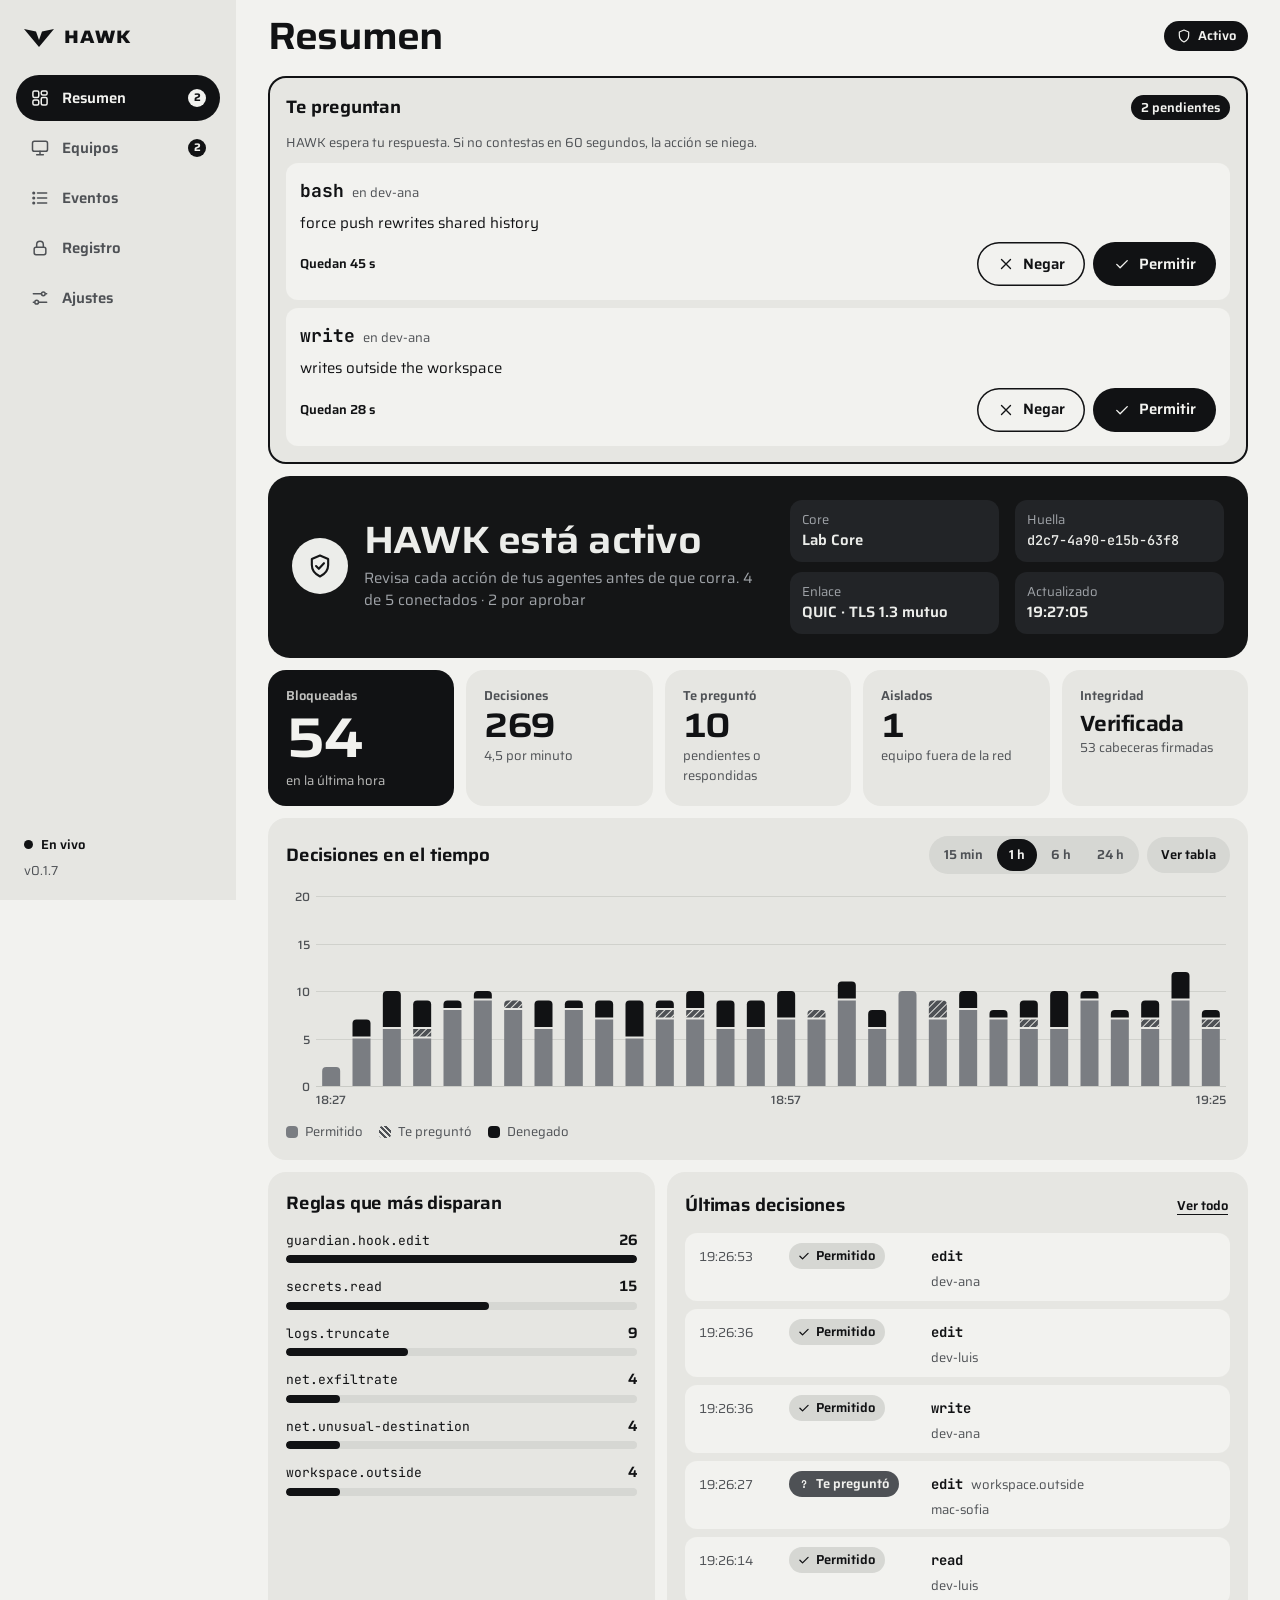
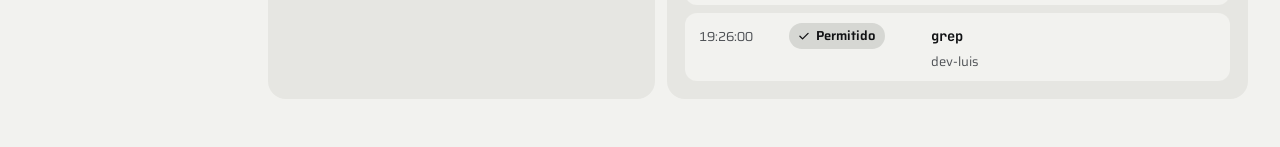
<file: witness/ui/index.html>
<!doctype html>
<html lang="es" data-theme="light">
<head>
  <meta charset="utf-8">
  <meta name="viewport" content="width=device-width, initial-scale=1, viewport-fit=cover">
  <meta name="color-scheme" content="light dark">
  <title>HAWK</title>
  <link rel="icon" href="hawk-mark.svg" type="image/svg+xml">
  <link rel="preload" href="fonts/saira-latin-wdth-normal.woff2" as="font" type="font/woff2" crossorigin>
  <link rel="stylesheet" href="style.css">
</head>
<body class="booting">

<!-- Icons: one sprite, drawn with the page's ink. Nothing external. -->
<svg class="sprite" width="0" height="0" aria-hidden="true" focusable="false">
  <symbol id="i-mark" viewBox="0 0 60 36"><path d="M0 0 L24 5 L30 22 L36 5 L60 0 L30 36 Z" fill="currentColor" stroke="none"/></symbol>
  <symbol id="i-overview" viewBox="0 0 24 24"><rect x="3.5" y="3.5" width="7" height="8" rx="1.8"/><rect x="13.5" y="3.5" width="7" height="5" rx="1.8"/><rect x="13.5" y="11.5" width="7" height="9" rx="1.8"/><rect x="3.5" y="14.5" width="7" height="6" rx="1.8"/></symbol>
  <symbol id="i-hosts" viewBox="0 0 24 24"><rect x="3" y="4" width="18" height="12" rx="2.2"/><path d="M8 20h8M12 16v4"/></symbol>
  <symbol id="i-events" viewBox="0 0 24 24"><path d="M9 6h11M9 12h11M9 18h11"/><circle cx="4.5" cy="6" r="1"/><circle cx="4.5" cy="12" r="1"/><circle cx="4.5" cy="18" r="1"/></symbol>
  <symbol id="i-record" viewBox="0 0 24 24"><rect x="5" y="11" width="14" height="9" rx="2.2"/><path d="M8 11V8a4 4 0 0 1 8 0v3"/></symbol>
  <symbol id="i-settings" viewBox="0 0 24 24"><path d="M4 7h9M19 7h1M4 17h1M11 17h9"/><circle cx="16" cy="7" r="2.2"/><circle cx="8" cy="17" r="2.2"/></symbol>
  <symbol id="i-check" viewBox="0 0 24 24"><path d="M5 12.5l4.5 4.5L19 7.5"/></symbol>
  <symbol id="i-x" viewBox="0 0 24 24"><path d="M6 6l12 12M18 6L6 18"/></symbol>
  <symbol id="i-ask" viewBox="0 0 24 24"><path d="M9.2 9.2a2.9 2.9 0 1 1 4.1 2.6c-.8.4-1.3 1-1.3 1.9"/><circle cx="12" cy="17.2" r=".7" fill="currentColor"/></symbol>
  <symbol id="i-alert" viewBox="0 0 24 24"><path d="M12 4l9 16H3z"/><path d="M12 10v4"/><circle cx="12" cy="17" r=".7" fill="currentColor"/></symbol>
  <symbol id="i-shield" viewBox="0 0 24 24"><path d="M12 3l7 3v5.2c0 4.4-3 7.9-7 9.8-4-1.9-7-5.4-7-9.8V6z"/></symbol>
  <symbol id="i-approve" viewBox="0 0 24 24"><path d="M12 3l7 3v5.2c0 4.4-3 7.9-7 9.8-4-1.9-7-5.4-7-9.8V6z"/><path d="M8.6 12l2.4 2.4 4.4-4.8"/></symbol>
  <symbol id="i-eye" viewBox="0 0 24 24"><path d="M2.5 12S6 5.5 12 5.5 21.5 12 21.5 12 18 18.5 12 18.5 2.5 12 2.5 12z"/><circle cx="12" cy="12" r="2.8"/></symbol>
  <symbol id="i-release" viewBox="0 0 24 24"><rect x="5" y="11" width="14" height="9" rx="2.2"/><path d="M8 11V8a4 4 0 0 1 7.4-2.1"/></symbol>
  <symbol id="i-quarantine" viewBox="0 0 24 24"><circle cx="12" cy="12" r="8.2"/><path d="M6.2 6.2l11.6 11.6"/></symbol>
  <symbol id="i-search" viewBox="0 0 24 24"><circle cx="11" cy="11" r="6.2"/><path d="M20 20l-4.3-4.3"/></symbol>
  <symbol id="i-refresh" viewBox="0 0 24 24"><path d="M20 12a8 8 0 1 1-2.6-5.9"/><path d="M20 4v5h-5"/></symbol>
  <symbol id="i-chevron" viewBox="0 0 24 24"><path d="M9 6l6 6-6 6"/></symbol>
  <symbol id="i-offline" viewBox="0 0 24 24"><path d="M9.5 14.5l-2.2 2.2a3.2 3.2 0 0 1-4.5-4.5l3-3M14.5 9.5l2.2-2.2a3.2 3.2 0 0 1 4.5 4.5l-3 3M4 4l16 16"/></symbol>
  <symbol id="i-net" viewBox="0 0 24 24"><rect x="9" y="3" width="6" height="5" rx="1.2"/><rect x="3" y="16" width="6" height="5" rx="1.2"/><rect x="15" y="16" width="6" height="5" rx="1.2"/><path d="M12 8v4M6 16v-4h12v4"/></symbol>
  <symbol id="i-chain" viewBox="0 0 24 24"><path d="M10 14a4 4 0 0 0 5.7 0l3-3a4 4 0 0 0-5.7-5.7l-1 1"/><path d="M14 10a4 4 0 0 0-5.7 0l-3 3a4 4 0 0 0 5.7 5.7l1-1"/></symbol>
</svg>

<a class="skip" href="#main" data-i18n="a11y.skip"></a>

<div class="app" id="app">
  <!-- Desktop rail; on a phone the same entries become the tab bar below -->
  <aside class="rail" aria-label="HAWK">
    <div class="brand"><svg class="mark" viewBox="0 0 60 36" aria-hidden="true"><use href="#i-mark"/></svg><span>HAWK</span></div>
    <nav id="rail-nav" class="rail-nav" data-i18n-label="nav.label"></nav>
    <div class="rail-foot">
      <span class="live" id="rail-live"><i aria-hidden="true"></i><span id="rail-live-text"></span></span>
      <span class="muted" id="version"></span>
    </div>
  </aside>

  <div class="shell">
    <header class="topbar">
      <div class="brand brand-compact"><svg class="mark" viewBox="0 0 60 36" aria-hidden="true"><use href="#i-mark"/></svg></div>
      <h1 id="screen-title"></h1>
      <span class="pill-state" id="top-state" data-kind="good"><svg class="ic" aria-hidden="true"><use href="#i-shield"/></svg><span id="top-state-text"></span></span>
    </header>

    <div id="banner" class="banner" role="alert" hidden>
      <svg class="ic" aria-hidden="true"><use href="#i-alert"/></svg>
      <p id="banner-text"></p>
      <button id="banner-retry" class="pill small ghost" type="button" hidden data-i18n="banner.retry"></button>
    </div>

    <main id="main" class="main" tabindex="-1">

      <!-- Resumen -->
      <section class="view" id="view-overview" data-view="overview" aria-labelledby="screen-title">
        <section id="asks" class="card asks" hidden aria-labelledby="h-asks">
          <div class="card-head">
            <h2 id="h-asks" data-i18n="asks.title"></h2>
            <span class="count" id="asks-count"></span>
          </div>
          <p class="note" data-i18n="asks.note"></p>
          <ul id="ask-list" class="stack"></ul>
        </section>

        <section id="hero" class="hero" data-kind="good" aria-label="HAWK">
          <div class="hero-main">
            <span class="hero-icon" aria-hidden="true"><svg class="ic" id="hero-icon"><use href="#i-shield"/></svg></span>
            <div class="hero-text" aria-live="polite">
              <h2 id="state-title"></h2>
              <p id="state-sub"></p>
            </div>
          </div>
          <dl class="hero-meta">
            <div><dt data-i18n="core.name"></dt><dd id="core-name"></dd></div>
            <div><dt data-i18n="core.fingerprint"></dt><dd><code id="core-fp"></code></dd></div>
            <div><dt data-i18n="core.link"></dt><dd data-i18n="core.linkValue"></dd></div>
            <div><dt data-i18n="core.updated"></dt><dd id="updated"></dd></div>
          </dl>
        </section>

        <section class="kpis" aria-label="Resumen" data-i18n-label="kpi.label">
          <div class="kpi lead"><span class="kpi-label" data-i18n="kpi.blocked"></span><span class="kpi-value" id="k-blocked">0</span><span class="kpi-sub" id="k-blocked-sub"></span></div>
          <div class="kpi"><span class="kpi-label" data-i18n="kpi.total"></span><span class="kpi-value" id="k-total">0</span><span class="kpi-sub" id="k-rate"></span></div>
          <div class="kpi"><span class="kpi-label" data-i18n="kpi.asked"></span><span class="kpi-value" id="k-ask">0</span><span class="kpi-sub" data-i18n="kpi.askedSub"></span></div>
          <div class="kpi"><span class="kpi-label" data-i18n="kpi.contained"></span><span class="kpi-value" id="k-contained">0</span><span class="kpi-sub" id="k-contained-sub"></span></div>
          <div class="kpi"><span class="kpi-label" data-i18n="kpi.integrity"></span><span class="kpi-value kpi-word" id="k-integrity">–</span><span class="kpi-sub" id="k-integrity-sub"></span></div>
        </section>

        <section class="card chart-card" id="chart-card" aria-labelledby="h-chart">
          <div class="card-head">
            <h2 id="h-chart" data-i18n="chart.title"></h2>
            <div class="card-tools">
              <div class="seg" id="range" role="group" data-i18n-label="range.label">
                <button type="button" data-min="15" aria-pressed="false">15 min</button>
                <button type="button" data-min="60" aria-pressed="true">1 h</button>
                <button type="button" data-min="360" aria-pressed="false">6 h</button>
                <button type="button" data-min="1440" aria-pressed="false">24 h</button>
              </div>
              <button id="chart-toggle" class="pill small ghost" type="button" aria-pressed="false" data-i18n="chart.asTable"></button>
            </div>
          </div>
          <div class="chart-wrap" id="chart-wrap">
            <svg id="chart" role="img" aria-labelledby="h-chart chart-desc" preserveAspectRatio="none"></svg>
            <div id="tooltip" class="tooltip" hidden></div>
          </div>
          <p class="sr" id="chart-desc"></p>
          <ul class="legend" id="legend" aria-label="Leyenda" data-i18n-label="chart.legend">
            <li><i class="sw allow" aria-hidden="true"></i><span data-i18n="verdict.allow"></span></li>
            <li><i class="sw ask" aria-hidden="true"></i><span data-i18n="verdict.ask"></span></li>
            <li><i class="sw deny" aria-hidden="true"></i><span data-i18n="verdict.deny"></span></li>
          </ul>
          <div class="table-wrap" id="chart-table-wrap" hidden>
            <table id="chart-table">
              <thead><tr><th scope="col" data-i18n="chart.from"></th><th scope="col" class="num" data-i18n="verdict.allow"></th><th scope="col" class="num" data-i18n="verdict.ask"></th><th scope="col" class="num" data-i18n="verdict.deny"></th></tr></thead>
              <tbody></tbody>
            </table>
          </div>
        </section>

        <div class="two">
          <section class="card" aria-labelledby="h-rules">
            <div class="card-head"><h2 id="h-rules" data-i18n="rules.title"></h2></div>
            <ol id="rules" class="bars"></ol>
          </section>
          <section class="card" aria-labelledby="h-recent">
            <div class="card-head"><h2 id="h-recent" data-i18n="recent.title"></h2><button class="link" type="button" data-go="events" data-i18n="recent.all"></button></div>
            <ul id="recent" class="stack"></ul>
          </section>
        </div>
      </section>

      <!-- Equipos -->
      <section class="view" id="view-hosts" data-view="hosts" hidden aria-labelledby="screen-title">
        <div class="toolbar">
          <label class="search"><svg class="ic" aria-hidden="true"><use href="#i-search"/></svg><span class="sr" data-i18n="hosts.searchLabel"></span><input id="host-filter" type="search" autocomplete="off" spellcheck="false" data-i18n-ph="hosts.search"></label>
          <p class="toolbar-note" id="host-count"></p>
        </div>
        <ul id="host-list" class="hosts"></ul>
        <p id="hosts-empty" class="empty" hidden></p>
      </section>

      <!-- Eventos -->
      <section class="view" id="view-events" data-view="events" hidden aria-labelledby="screen-title">
        <div class="toolbar toolbar-filters">
          <label class="field"><span data-i18n="events.outcome"></span>
            <select id="f-outcome">
              <option value="" data-i18n="events.all"></option>
              <option value="allow" data-i18n="verdict.allow"></option>
              <option value="ask" data-i18n="verdict.ask"></option>
              <option value="deny" data-i18n="verdict.deny"></option>
              <option value="containment" data-i18n="verdict.contain"></option>
              <option value="alert" data-i18n="events.alerts"></option>
            </select>
          </label>
          <label class="field"><span data-i18n="events.severity"></span>
            <select id="f-severity">
              <option value="" data-i18n="events.any"></option>
              <option value="critical" data-i18n="sev.critical"></option>
              <option value="high" data-i18n="sev.high"></option>
              <option value="medium" data-i18n="sev.medium"></option>
              <option value="low" data-i18n="sev.low"></option>
            </select>
          </label>
          <label class="search"><svg class="ic" aria-hidden="true"><use href="#i-search"/></svg><span class="sr" data-i18n="events.searchLabel"></span><input id="f-text" type="search" autocomplete="off" spellcheck="false" data-i18n-ph="events.search"></label>
        </div>
        <p class="toolbar-note" id="events-count"></p>
        <ul id="event-list" class="events"></ul>
        <p id="events-empty" class="empty" hidden data-i18n="events.empty"></p>
        <button id="events-more" class="pill ghost" type="button" hidden></button>
      </section>

      <!-- Registro -->
      <section class="view" id="view-record" data-view="record" hidden aria-labelledby="screen-title">
        <section class="card" aria-labelledby="h-integrity">
          <div class="card-head"><h2 id="h-integrity" data-i18n="integrity.title"></h2><span id="identity-chip"></span></div>
          <p class="lead-line" id="integrity-sum"></p>
          <p class="note" data-i18n="integrity.how"></p>
          <ol id="heads" class="heads"></ol>
          <button id="heads-more" class="pill small ghost" type="button" hidden></button>
        </section>

        <section class="card" aria-labelledby="h-record">
          <div class="card-head"><h2 id="h-record" data-i18n="record.title"></h2></div>
          <p class="note" data-i18n="record.note"></p>
          <div class="row">
            <button id="open-record" class="pill primary" type="button" data-i18n="record.open"></button>
            <span id="record-status" class="status-line" role="status"></span>
          </div>
          <div id="record-tools" class="toolbar" hidden>
            <label class="field"><span data-i18n="record.kind"></span><select id="r-kind"></select></label>
            <p class="toolbar-note" id="record-count"></p>
          </div>
          <ol id="record-list" class="record"></ol>
        </section>
      </section>

      <!-- Ajustes -->
      <section class="view" id="view-settings" data-view="settings" hidden aria-labelledby="screen-title">
        <section class="card" aria-labelledby="h-set-core">
          <div class="card-head"><h2 id="h-set-core" data-i18n="settings.core"></h2></div>
          <dl class="kv">
            <div><dt data-i18n="core.name"></dt><dd id="set-core-name"></dd></div>
            <div><dt data-i18n="core.fingerprint"></dt><dd><code id="set-core-fp"></code></dd></div>
            <div><dt data-i18n="settings.firewall"></dt><dd id="set-firewall"></dd></div>
            <div><dt data-i18n="settings.thresholds"></dt><dd id="set-thresholds"></dd></div>
            <div><dt data-i18n="settings.events"></dt><dd id="set-events"></dd></div>
          </dl>
          <div class="row">
            <button id="reconfigure" class="pill ghost" type="button" data-i18n="settings.reconfigure"></button>
          </div>
        </section>

        <section class="card" aria-labelledby="h-set-dev">
          <div class="card-head"><h2 id="h-set-dev" data-i18n="settings.device"></h2></div>
          <dl class="kv">
            <div><dt data-i18n="settings.deviceFp"></dt><dd><code id="device-fp"></code></dd></div>
            <div><dt data-i18n="settings.keys"></dt><dd data-i18n="settings.keysValue"></dd></div>
          </dl>
          <p class="note" data-i18n="settings.deviceNote"></p>
        </section>

        <section class="card" aria-labelledby="h-set-look">
          <div class="card-head"><h2 id="h-set-look" data-i18n="settings.look"></h2></div>
          <div class="field-row">
            <span class="field-label" id="lbl-theme" data-i18n="settings.theme"></span>
            <div class="seg" id="theme-seg" role="group" aria-labelledby="lbl-theme">
              <button type="button" data-theme-choice="auto" aria-pressed="false" data-i18n="settings.themeAuto"></button>
              <button type="button" data-theme-choice="light" aria-pressed="false" data-i18n="settings.themeLight"></button>
              <button type="button" data-theme-choice="dark" aria-pressed="false" data-i18n="settings.themeDark"></button>
            </div>
          </div>
          <div class="field-row">
            <span class="field-label" id="lbl-lang" data-i18n="settings.language"></span>
            <div class="seg" id="lang-seg" role="group" aria-labelledby="lbl-lang">
              <button type="button" data-lang-choice="es" aria-pressed="false">Español</button>
              <button type="button" data-lang-choice="en" aria-pressed="false">English</button>
            </div>
          </div>
        </section>

        <section class="card" aria-labelledby="h-set-net">
          <div class="card-head"><h2 id="h-set-net" data-i18n="settings.network"></h2></div>
          <ul class="facts">
            <li><svg class="ic" aria-hidden="true"><use href="#i-net"/></svg><span data-i18n="settings.factQuic"></span></li>
            <li><svg class="ic" aria-hidden="true"><use href="#i-shield"/></svg><span data-i18n="settings.factPin"></span></li>
            <li><svg class="ic" aria-hidden="true"><use href="#i-chain"/></svg><span data-i18n="settings.factChain"></span></li>
            <li><svg class="ic" aria-hidden="true"><use href="#i-offline"/></svg><span data-i18n="settings.factOffline"></span></li>
          </ul>
        </section>

        <section class="card" aria-labelledby="h-set-scope">
          <div class="card-head"><h2 id="h-set-scope" data-i18n="scope.title"></h2></div>
          <h3 class="scope-h" data-i18n="scope.does"></h3>
          <ul class="facts">
            <li><svg class="ic" aria-hidden="true"><use href="#i-check"/></svg><span data-i18n="scope.doesHook"></span></li>
            <li><svg class="ic" aria-hidden="true"><use href="#i-check"/></svg><span data-i18n="scope.doesRules"></span></li>
            <li><svg class="ic" aria-hidden="true"><use href="#i-check"/></svg><span data-i18n="scope.doesContain"></span></li>
            <li><svg class="ic" aria-hidden="true"><use href="#i-check"/></svg><span data-i18n="scope.doesRecord"></span></li>
            <li><svg class="ic" aria-hidden="true"><use href="#i-check"/></svg><span data-i18n="scope.doesFailClosed"></span></li>
          </ul>
          <h3 class="scope-h" data-i18n="scope.doesNot"></h3>
          <ul class="facts">
            <li><svg class="ic" aria-hidden="true"><use href="#i-x"/></svg><span data-i18n="scope.notUnknown"></span></li>
            <li><svg class="ic" aria-hidden="true"><use href="#i-x"/></svg><span data-i18n="scope.notModel"></span></li>
            <li><svg class="ic" aria-hidden="true"><use href="#i-x"/></svg><span data-i18n="scope.notAgents"></span></li>
            <li><svg class="ic" aria-hidden="true"><use href="#i-x"/></svg><span data-i18n="scope.notOutside"></span></li>
          </ul>
        </section>

        <section class="card danger" aria-labelledby="h-set-danger">
          <div class="card-head"><h2 id="h-set-danger" data-i18n="settings.change"></h2></div>
          <p class="note" data-i18n="settings.changeNote"></p>
          <div class="row"><button id="change-core" class="pill outline" type="button" data-i18n="settings.changeBtn"></button></div>
        </section>
      </section>
    </main>

    <nav id="tabbar" class="tabbar" data-i18n-label="nav.label"></nav>
  </div>
</div>

<!-- Activation (ADR-0024): find, verify, pair, configure -->
<div class="wizard" id="wizard" hidden role="dialog" aria-modal="true" aria-labelledby="wiz-title">
  <div class="wizard-inner">
    <header class="wiz-head">
      <div class="brand"><svg class="mark" viewBox="0 0 60 36" aria-hidden="true"><use href="#i-mark"/></svg><span>HAWK</span></div>
      <ol id="steps" class="steps">
        <li data-step="find"><span class="n">1</span><span class="l" data-i18n="wiz.stepFind"></span></li>
        <li data-step="verify"><span class="n">2</span><span class="l" data-i18n="wiz.stepVerify"></span></li>
        <li data-step="pair"><span class="n">3</span><span class="l" data-i18n="wiz.stepPair"></span></li>
        <li data-step="configure"><span class="n">4</span><span class="l" data-i18n="wiz.stepConfigure"></span></li>
      </ol>
    </header>

    <p id="wizard-error" class="form-error" role="alert" hidden></p>

    <section class="step" data-step="find">
      <h2 id="wiz-title" data-i18n="wiz.findTitle"></h2>
      <p class="lede" data-i18n="wiz.findText"></p>
      <div class="scan-line"><span class="spinner" id="scan-spinner" aria-hidden="true"></span><span id="scan-status" role="status"></span></div>
      <ul id="found" class="stack"></ul>
      <div class="row">
        <button id="scan" class="pill ghost" type="button" data-i18n="wiz.scanAgain"></button>
      </div>
      <details class="manual" id="manual">
        <summary data-i18n="wiz.manual"></summary>
        <p class="note" data-i18n="wiz.manualNote"></p>
        <form id="manual-form" class="inline-form" autocomplete="off">
          <label class="field grow"><span class="sr" data-i18n="wiz.manualLabel"></span><input id="manual-addr" type="text" inputmode="decimal" spellcheck="false" placeholder="192.168.88.20:7443" required></label>
          <button id="manual-go" class="pill primary" type="submit" data-i18n="wiz.manualGo"></button>
        </form>
      </details>
    </section>

    <section class="step" data-step="verify" hidden>
      <h2 data-i18n="wiz.verifyTitle"></h2>
      <p class="lede" data-i18n="wiz.verifyText"></p>
      <p class="bigcode"><code id="verify-fp"></code></p>
      <p class="note" data-i18n="wiz.verifyHint"></p>
      <div class="row">
        <button id="verify-ok" class="pill primary" type="button" data-i18n="wiz.verifyOk"></button>
        <button class="pill ghost" type="button" data-back="find" data-i18n="wiz.verifyNo"></button>
      </div>
    </section>

    <section class="step" data-step="pair" hidden>
      <h2 data-i18n="wiz.pairTitle"></h2>
      <p class="lede" id="pair-intro"></p>
      <p class="bigcode" id="pair-code-wrap" hidden><code id="pair-code"></code></p>
      <p class="note" id="pair-hint" hidden data-i18n="wiz.pairHint"></p>
      <div class="row">
        <button id="pair-ok" class="pill primary" type="button" hidden data-i18n="wiz.pairOk"></button>
        <button id="pair-no" class="pill ghost" type="button" hidden data-i18n="wiz.pairNo"></button>
        <button id="pair-retry" class="pill ghost" type="button" hidden data-back="find" data-i18n="wiz.pairBack"></button>
      </div>
    </section>

    <section class="step" data-step="configure" hidden>
      <h2 data-i18n="wiz.configTitle"></h2>
      <p class="lede" data-i18n="wiz.configText"></p>
      <div id="wizard-config"></div>
    </section>
  </div>
</div>

<!-- One form for the wizard and for Ajustes -->
<template id="tpl-config">
  <form class="config-form" autocomplete="off" novalidate>
    <label class="field"><span data-i18n="cfg.name"></span><input name="name" type="text" maxlength="48" required autocomplete="off" data-i18n-ph="cfg.namePh"></label>
    <label class="field"><span data-i18n="cfg.firewall"></span>
      <select name="fw">
        <option value="dry_run" data-i18n="cfg.fwDry"></option>
        <option value="mikrotik">MikroTik (RouterOS 7)</option>
        <option value="openwrt">OpenWrt</option>
      </select>
    </label>
    <p class="note" data-fw-note data-i18n="cfg.fwDryNote"></p>
    <div class="router" hidden>
      <label class="field"><span data-i18n="cfg.url"></span><input name="url" type="url" inputmode="url" spellcheck="false" placeholder="https://192.168.88.1" autocomplete="off"></label>
      <label class="field"><span data-i18n="cfg.user"></span><input name="user" type="text" spellcheck="false" autocomplete="off"></label>
      <label class="field"><span data-i18n="cfg.password"></span><input name="password" type="password" autocomplete="new-password"></label>
      <label class="field"><span data-i18n="cfg.cert"></span><input name="cert" type="text" spellcheck="false" autocomplete="off" data-i18n-ph="cfg.certPh"></label>
      <label class="field" data-only="mikrotik"><span data-i18n="cfg.list"></span><input name="list" type="text" spellcheck="false" autocomplete="off" data-i18n-ph="cfg.listPh"></label>
      <p class="note" data-i18n="cfg.secretNote"></p>
    </div>
    <fieldset class="thresholds">
      <legend data-i18n="cfg.attention"></legend>
      <label class="field"><span data-i18n="cfg.askFrom"></span>
        <select name="ask">
          <option value="low" data-i18n="sev.low"></option>
          <option value="medium" data-i18n="sev.medium"></option>
          <option value="high" data-i18n="sev.high"></option>
        </select>
      </label>
      <label class="field"><span data-i18n="cfg.denyFrom"></span>
        <select name="deny">
          <option value="low" data-i18n="sev.low"></option>
          <option value="medium" data-i18n="sev.medium"></option>
          <option value="high" data-i18n="sev.high"></option>
          <option value="critical" data-i18n="cfg.denyCriticalOnly"></option>
        </select>
      </label>
      <p class="note" data-i18n="cfg.attentionNote"></p>
    </fieldset>
    <p class="form-error" role="alert" hidden></p>
    <div class="row">
      <button class="pill primary" type="submit" data-submit></button>
      <button class="pill ghost" type="button" data-skip hidden></button>
    </div>
  </form>
</template>

<dialog id="sheet" class="sheet" aria-labelledby="sheet-title">
  <div class="sheet-card">
    <header class="sheet-head">
      <h2 id="sheet-title"></h2>
      <button id="sheet-close" class="icon-btn" type="button" data-i18n-label="a11y.close"><svg class="ic" aria-hidden="true"><use href="#i-x"/></svg></button>
    </header>
    <div id="sheet-body" class="sheet-body"></div>
    <footer id="sheet-actions" class="sheet-actions"></footer>
  </div>
</dialog>

<div id="toasts" class="toasts" role="status" aria-live="polite"></div>

<script src="i18n.js"></script>
<script src="kit.js"></script>
<script src="chart.js"></script>
<script src="app.js"></script>
</body>
</html>
</file>
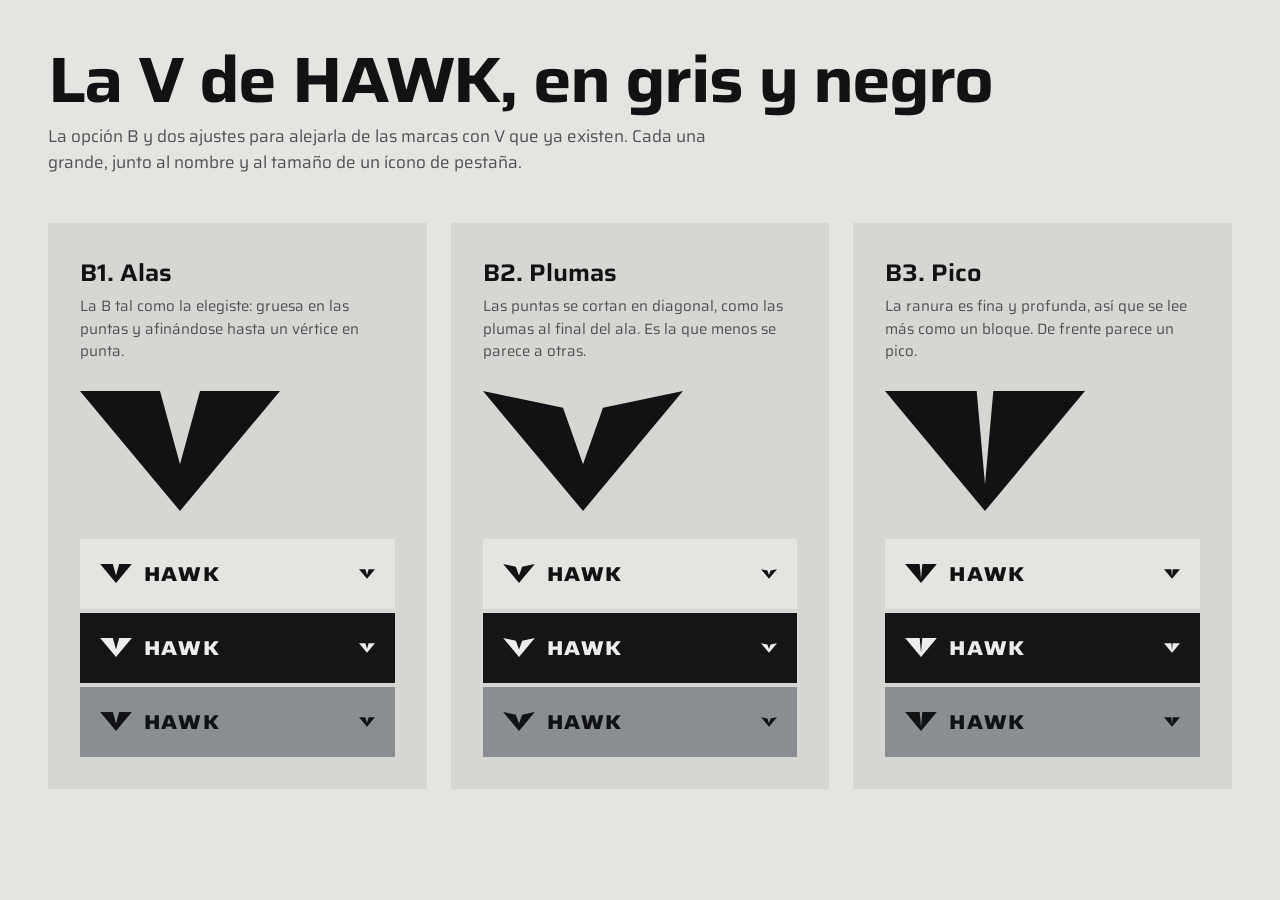
<file: misc/landing/logo-v.html>
<!doctype html>
<html lang="es">
<head>
<meta charset="utf-8">
<meta name="viewport" content="width=device-width, initial-scale=1">
<title>HAWK, la V</title>
<link href="https://fonts.googleapis.com/css2?family=Saira:wdth,wght@50..125,300..800&display=swap" rel="stylesheet">
<style>
:root { --ground:#E4E5E1; --raised:#D6D7D3; --ink:#111214; --ink-2:#4E5155; --night:#141516; --night-ink:#ECEDEA; }
* { box-sizing: border-box; }
body { margin:0; background:var(--ground); color:var(--ink); font:400 17px/1.5 "Saira", system-ui, sans-serif; padding: 48px clamp(16px,4vw,48px) 80px; }
h1 { font-weight:680; font-variation-settings:"wdth" 116; letter-spacing:-.03em; font-size:clamp(36px,5vw,64px); line-height:1; margin:0 0 12px; }
.intro { color:var(--ink-2); max-width:44rem; margin:0 0 48px; }
.grid { display:grid; grid-template-columns:repeat(3,1fr); gap:24px; }
.v { background:var(--raised); padding:32px; }
.v h2 { margin:0 0 4px; font-size:24px; font-weight:640; font-variation-settings:"wdth" 110; }
.v p { margin:0 0 28px; color:var(--ink-2); font-size:15px; }
.big { display:block; width:100%; max-width:200px; height:auto; color:var(--ink); margin-bottom:28px; }
.row { display:flex; align-items:center; justify-content:space-between; gap:20px; padding:20px; margin-top:4px; }
.row.light { background:var(--ground); color:var(--ink); }
.row.dark { background:var(--night); color:var(--night-ink); }
.row.grey { background:#8A8D91; color:var(--ink); }
.word { display:inline-flex; align-items:center; gap:12px; font-weight:760; font-size:20px; letter-spacing:.06em; font-variation-settings:"wdth" 125; }
.word svg { width:32px; height:19px; }
.sm { width:16px; height:10px; }
@media (max-width:900px){ .grid{ grid-template-columns:1fr; } }
</style>
</head>
<body>
<svg width="0" height="0" style="position:absolute" aria-hidden="true">
  <defs>
    <!-- B1: the chosen B. Thick tips, narrowing to a point. -->
    <symbol id="b1" viewBox="0 0 60 36"><path d="M0 0 H24 L30 22 L36 0 H60 L30 36 Z" fill="currentColor"/></symbol>
    <!-- B2: tips cut on a slant, like the ends of wing feathers. -->
    <symbol id="b2" viewBox="0 0 60 36"><path d="M0 0 L24 5 L30 22 L36 5 L60 0 L30 36 Z" fill="currentColor"/></symbol>
    <!-- B3: a deep, narrow slit; reads as a beak seen from the front. -->
    <symbol id="b3" viewBox="0 0 60 36"><path d="M0 0 H27.5 L30 28 L32.5 0 H60 L30 36 Z" fill="currentColor"/></symbol>
  </defs>
</svg>

<h1>La V de HAWK, en gris y negro</h1>
<p class="intro">La opción B y dos ajustes para alejarla de las marcas con V que ya existen. Cada una grande, junto al nombre y al tamaño de un ícono de pestaña.</p>

<div class="grid">
  <section class="v">
    <h2>B1. Alas</h2>
    <p>La B tal como la elegiste: gruesa en las puntas y afinándose hasta un vértice en punta.</p>
    <svg class="big" viewBox="0 0 60 36" aria-label="Variante B1"><use href="#b1"/></svg>
    <div class="row light"><span class="word"><svg aria-hidden="true"><use href="#b1"/></svg>HAWK</span><svg class="sm"><use href="#b1"/></svg></div>
    <div class="row dark"><span class="word"><svg aria-hidden="true"><use href="#b1"/></svg>HAWK</span><svg class="sm"><use href="#b1"/></svg></div>
    <div class="row grey"><span class="word"><svg aria-hidden="true"><use href="#b1"/></svg>HAWK</span><svg class="sm"><use href="#b1"/></svg></div>
  </section>

  <section class="v">
    <h2>B2. Plumas</h2>
    <p>Las puntas se cortan en diagonal, como las plumas al final del ala. Es la que menos se parece a otras.</p>
    <svg class="big" viewBox="0 0 60 36" aria-label="Variante B2"><use href="#b2"/></svg>
    <div class="row light"><span class="word"><svg aria-hidden="true"><use href="#b2"/></svg>HAWK</span><svg class="sm"><use href="#b2"/></svg></div>
    <div class="row dark"><span class="word"><svg aria-hidden="true"><use href="#b2"/></svg>HAWK</span><svg class="sm"><use href="#b2"/></svg></div>
    <div class="row grey"><span class="word"><svg aria-hidden="true"><use href="#b2"/></svg>HAWK</span><svg class="sm"><use href="#b2"/></svg></div>
  </section>

  <section class="v">
    <h2>B3. Pico</h2>
    <p>La ranura es fina y profunda, así que se lee más como un bloque. De frente parece un pico.</p>
    <svg class="big" viewBox="0 0 60 36" aria-label="Variante B3"><use href="#b3"/></svg>
    <div class="row light"><span class="word"><svg aria-hidden="true"><use href="#b3"/></svg>HAWK</span><svg class="sm"><use href="#b3"/></svg></div>
    <div class="row dark"><span class="word"><svg aria-hidden="true"><use href="#b3"/></svg>HAWK</span><svg class="sm"><use href="#b3"/></svg></div>
    <div class="row grey"><span class="word"><svg aria-hidden="true"><use href="#b3"/></svg>HAWK</span><svg class="sm"><use href="#b3"/></svg></div>
  </section>
</div>
</body>
</html>
</file>
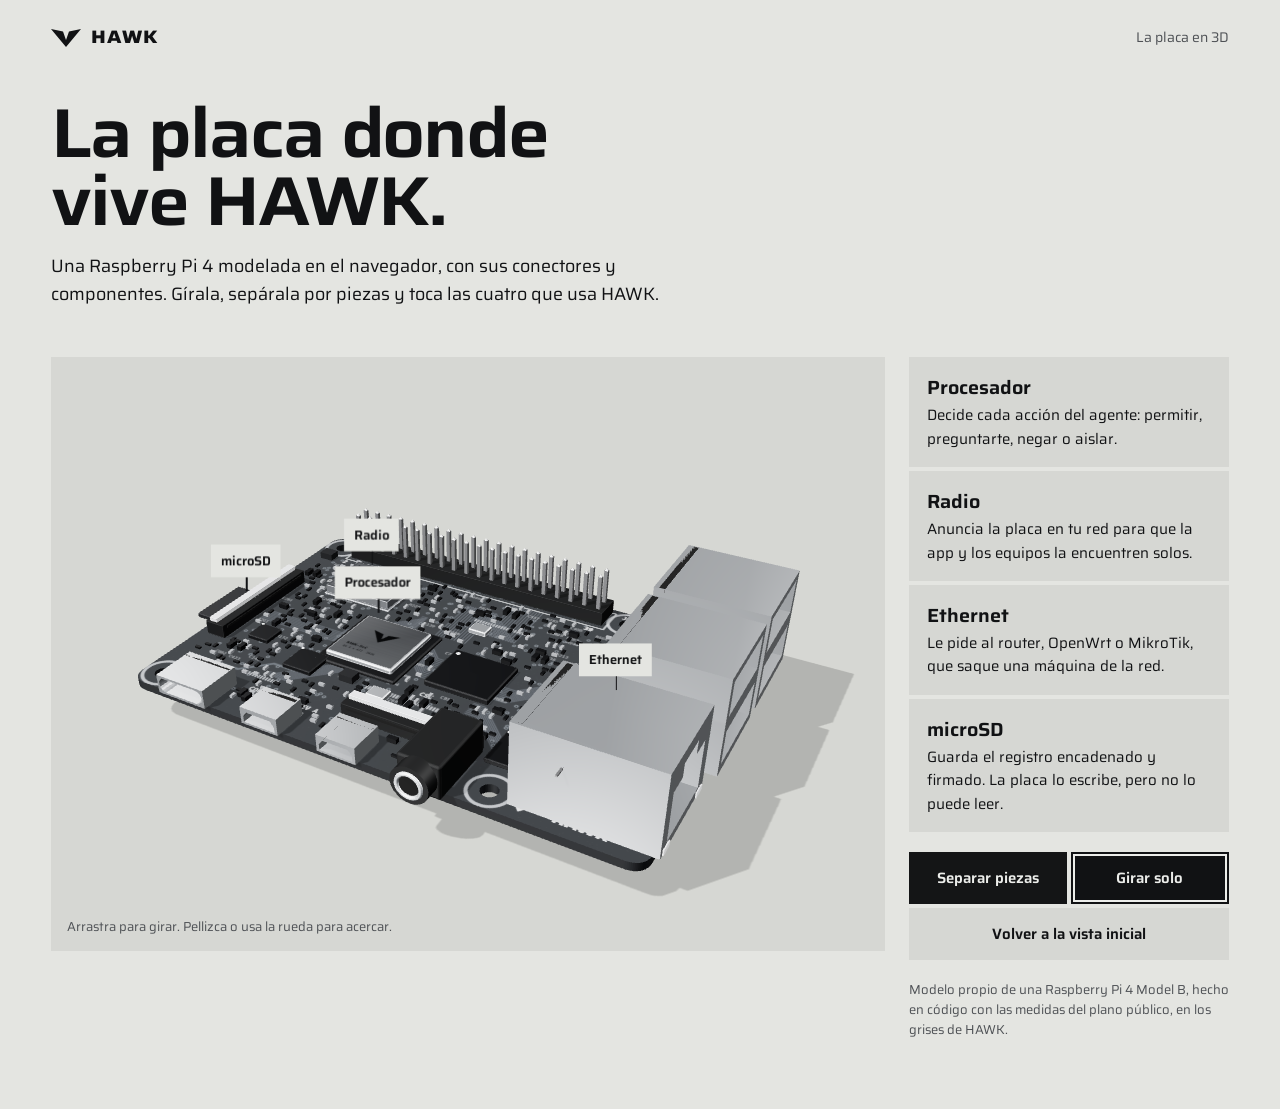
<file: misc/landing/pi-3d.html>
<!doctype html>
<html lang="es">
<head>
<meta charset="utf-8">
<meta name="viewport" content="width=device-width, initial-scale=1">
<title>HAWK en 3D</title>
<meta name="description" content="La placa donde vive HAWK, modelada en el navegador. Gírala, sepárala por piezas y mira las cuatro que usa.">
<meta name="theme-color" content="#E4E5E1">
<link rel="icon" href="hawk-mark.svg" type="image/svg+xml">
<link rel="preload" href="fonts/saira-latin-wdth-normal.woff2" as="font" type="font/woff2" crossorigin>
<style>
@font-face { font-family: "Saira"; src: url("fonts/saira-latin-wdth-normal.woff2") format("woff2"); font-weight: 100 900; font-stretch: 50% 125%; font-display: swap; }
@font-face { font-family: "JetBrains Mono"; src: url("fonts/jetbrains-mono-latin-wght-normal.woff2") format("woff2"); font-weight: 100 800; font-display: swap; }
/* Layout: a wide stage with the board, a narrow column of the four parts HAWK
   uses. One committed light look (HAWK's grey and black). */
:root {
  --ground: #E4E5E1; --raised: #D6D7D3; --sunk: #CACBC6;
  --ink: #111214; --ink-2: #4E5155;
  --night: #141516; --night-2: #222427; --night-ink: #ECEDEA;
  --sans: "Saira", system-ui, -apple-system, "Segoe UI", sans-serif;
  --mono: "JetBrains Mono", ui-monospace, monospace;
  --ease-out: cubic-bezier(.16, 1, .3, 1);
  color-scheme: light;
}
* { box-sizing: border-box; }
html, body { margin: 0; background: var(--ground); color: var(--ink); }
body { font: 400 17px/1.55 var(--sans); font-variation-settings: "wdth" 100; -webkit-font-smoothing: antialiased; }
.wrap { max-width: 1320px; margin: 0 auto; padding: 24px max(16px, 4vw) 56px; }
:focus-visible { outline: 2px solid var(--ink); outline-offset: 3px; }
::selection { background: var(--ink); color: var(--ground); }
a { color: inherit; text-underline-offset: 4px; }

.bar { display: flex; align-items: center; justify-content: space-between; gap: 16px; margin-bottom: clamp(24px, 4vw, 48px); }
.mark { display: inline-flex; align-items: center; gap: 10px; font-weight: 760; font-size: 18px; letter-spacing: .06em; font-variation-settings: "wdth" 125; text-decoration: none; }
.mark svg { width: 30px; height: 18px; }
.bar small { color: var(--ink-2); font-size: 14px; }

h1 { margin: 0; font-weight: 640; letter-spacing: -0.03em; line-height: .98; font-variation-settings: "wdth" 116; font-size: clamp(36px, 5.4vw, 76px); text-wrap: balance; max-width: 16ch; }
.lede { margin: 18px 0 0; font-size: clamp(17px, 1.4vw, 20px); max-width: 38rem; }

.layout { display: grid; grid-template-columns: minmax(0, 1fr) 320px; gap: 24px; margin-top: clamp(28px, 4vw, 48px); }
.stage { position: relative; background: var(--raised); height: clamp(420px, 66vh, 720px); overflow: hidden; touch-action: none; }
.stage canvas { display: block; width: 100%; height: 100%; cursor: grab; }
.stage canvas:active { cursor: grabbing; }
.stage.picked .ptag:not([aria-pressed="true"]) { opacity: 0; pointer-events: none; }
.hint { position: absolute; left: 16px; bottom: 14px; font-size: 13px; color: var(--ink-2); pointer-events: none; }
.loading { position: absolute; inset: 0; display: grid; place-items: center; padding: 24px; text-align: center; color: var(--ink-2); font-size: 15px; }

.ptag {
  position: absolute; left: 0; top: 0; display: inline-flex; align-items: center; gap: 8px; white-space: nowrap;
  font: 600 13px var(--sans); background: var(--ground); color: var(--ink);
  border: 0; padding: 6px 10px; cursor: pointer; transition: background-color .2s, color .2s, opacity .3s; will-change: transform;
}
.ptag::after { content: ""; position: absolute; left: 50%; top: 100%; width: 1.5px; height: 14px; background: var(--ink); }
.ptag[aria-pressed="true"] { background: var(--ink); color: var(--ground); }
.ptag.far { opacity: .35; }

.side { display: flex; flex-direction: column; gap: 4px; min-width: 0; }
.part { text-align: left; background: var(--raised); border: 0; padding: 16px 18px; cursor: pointer; font: inherit; color: inherit; transition: background-color .2s, color .2s, transform .15s var(--ease-out); }
.part:hover { background: var(--sunk); }
.part:active { transform: translateX(2px); }
.part[aria-pressed="true"] { background: var(--ink); color: var(--ground); }
.part strong { display: block; font-weight: 640; font-size: 19px; font-variation-settings: "wdth" 108; }
.part span { display: block; font-size: 15px; margin-top: 2px; }
.controls { display: grid; grid-template-columns: 1fr 1fr; gap: 4px; margin-top: 16px; }
.ctl { border: 0; background: var(--night); color: var(--night-ink); font: 600 15px var(--sans); padding: 14px 12px; cursor: pointer; transition: background-color .2s; }
.ctl:hover { background: var(--night-2); }
.ctl[aria-pressed="true"] { background: var(--ink); outline: 2px solid var(--night-ink); outline-offset: -4px; }
.ctl.wide { grid-column: 1 / -1; background: var(--raised); color: var(--ink); }
.ctl.wide:hover { background: var(--sunk); }
.note { margin-top: 16px; font-size: 13px; color: var(--ink-2); }

@media (max-width: 860px) {
  .layout { grid-template-columns: 1fr; }
  .stage { height: clamp(360px, 60vh, 540px); }
}
@media (prefers-reduced-motion: reduce) { * { transition: none !important; } }
</style>
<script type="importmap">{ "imports": { "three": "./vendor/three.module.min.js" } }</script>
</head>
<body>
<div class="wrap">
  <header class="bar">
    <a class="mark" href="index.html" aria-label="HAWK, inicio"><svg viewBox="0 0 60 36" aria-hidden="true"><path d="M0 0 L24 5 L30 22 L36 5 L60 0 L30 36 Z" fill="currentColor"/></svg>HAWK</a>
    <small>La placa en 3D</small>
  </header>

  <h1>La placa donde vive HAWK.</h1>
  <p class="lede">Una Raspberry Pi 4 modelada en el navegador, con sus conectores y componentes. Gírala, sepárala por piezas y toca las cuatro que usa HAWK.</p>

  <div class="layout" id="explorer">
    <div class="stage">
      <div class="loading">Cargando el modelo</div>
      <span class="hint">Arrastra para girar. Pellizca o usa la rueda para acercar.</span>
    </div>

    <aside class="side" aria-label="Piezas que usa HAWK">
      <button class="part" type="button" data-part="soc" aria-pressed="false"><strong>Procesador</strong><span>Decide cada acción del agente: permitir, preguntarte, negar o aislar.</span></button>
      <button class="part" type="button" data-part="radio" aria-pressed="false"><strong>Radio</strong><span>Anuncia la placa en tu red para que la app y los equipos la encuentren solos.</span></button>
      <button class="part" type="button" data-part="eth" aria-pressed="false"><strong>Ethernet</strong><span>Le pide al router, OpenWrt o MikroTik, que saque una máquina de la red.</span></button>
      <button class="part" type="button" data-part="sd" aria-pressed="false"><strong>microSD</strong><span>Guarda el registro encadenado y firmado. La placa lo escribe, pero no lo puede leer.</span></button>
      <div class="controls">
        <button class="ctl" type="button" data-act="explode" aria-pressed="false">Separar piezas</button>
        <button class="ctl" type="button" data-act="spin" aria-pressed="true">Girar solo</button>
        <button class="ctl wide" type="button" data-act="reset">Volver a la vista inicial</button>
      </div>
      <p class="note">Modelo propio de una Raspberry Pi 4 Model B, hecho en código con las medidas del plano público, en los grises de HAWK.</p>
    </aside>
  </div>
</div>

<script type="module">
import { mountExplorer } from "./pi-explorer.js";
const api = await mountExplorer(document.getElementById("explorer"));
window.__ready = true;
window.__explorer = api;
</script>
<noscript><p style="padding:24px">Esta página necesita JavaScript para mostrar la placa en 3D.</p></noscript>
</body>
</html>
</file>
<file: witness/ui/style.css>
/* HAWK app. Grey and black only: a light grey ground with black ink, and night
   surfaces for anything that is a live machine. One typeface (Saira), JetBrains
   Mono only for literal values (fingerprints, hashes, tool calls). Panels are
   rounded 18px and buttons are pills: the only rounded things in HAWK.
   Panels are separated by tone steps, never by hairlines or shadows.
   Status is never colour alone: every state ships a glyph, a shape and a word. */

@font-face { font-family: "Saira"; src: url("fonts/saira-latin-wdth-normal.woff2") format("woff2"); font-weight: 100 900; font-stretch: 50% 125%; font-display: swap; }
@font-face { font-family: "JetBrains Mono"; src: url("fonts/jetbrains-mono-latin-wght-normal.woff2") format("woff2"); font-weight: 100 800; font-display: swap; }

:root {
  --sans: "Saira", system-ui, -apple-system, "Segoe UI", sans-serif;
  --mono: "JetBrains Mono", ui-monospace, "SF Mono", Menlo, Consolas, monospace;
  --ease: cubic-bezier(.16, 1, .3, 1);
  --r: 18px;
  --r-sm: 12px;
  --fs-1: 13px;
  --fs-2: 15px;
  --fs-3: 18px;
  --fs-4: clamp(28px, 5.4vw, 34px);
  --fs-5: clamp(26px, 5vw, 38px);
  /* Edge-to-edge on Android 15 draws under the status and navigation bars:
     content stays inside the safe area. --inset-* is a fallback set by app.js
     for web views that report no inset. */
  --sat: max(env(safe-area-inset-top), var(--inset-top, 0px));
  --sab: max(env(safe-area-inset-bottom), var(--inset-bottom, 0px));
  --sal: env(safe-area-inset-left);
  --sar: env(safe-area-inset-right);
}

:root,
:root[data-theme="light"] {
  color-scheme: light;
  --screen: #F2F2EF;
  --panel: #E6E6E2;
  --panel-2: #D6D7D3;
  --sunk: #CACBC6;
  --ink: #111214;
  --ink-2: #4E5155;
  --on-ink: #F2F2EF;
  --hero-bg: #141516;
  --hero-fg: #ECEDEA;
  --hero-fg-2: #A0A4A9;
  --hero-chip: #222427;
  --grid: #D0D1CC;
  --c-allow: #7A7D82;
  --c-ask: #4E5155;
  --c-deny: #111214;
  --scrim: rgba(17, 18, 20, .5);
}

:root[data-theme="dark"] {
  color-scheme: dark;
  --screen: #141516;
  --panel: #222427;
  --panel-2: #3A3D41;
  --sunk: #4A4E53;
  --ink: #ECEDEA;
  --ink-2: #B6BABF;
  --on-ink: #141516;
  --hero-bg: #2E3135;
  --hero-fg: #ECEDEA;
  --hero-fg-2: #B4B8BC;
  --hero-chip: #3A3D41;
  --grid: #34373B;
  --c-allow: #6B6F75;
  --c-ask: #A0A4A9;
  --c-deny: #ECEDEA;
  --scrim: rgba(0, 0, 0, .62);
}

* { box-sizing: border-box; }
html { -webkit-text-size-adjust: 100%; }
body {
  margin: 0; background: var(--screen); color: var(--ink);
  font: 400 var(--fs-2)/1.5 var(--sans); font-variation-settings: "wdth" 100;
  -webkit-font-smoothing: antialiased; -webkit-tap-highlight-color: transparent;
  padding-left: var(--sal); padding-right: var(--sar);
}
body.booting .app { visibility: hidden; }
[hidden] { display: none !important; }
h1, h2, h3, h4, p, ul, ol, dl, dd { margin: 0; padding: 0; }
ul, ol { list-style: none; }
button, input, select { font: inherit; color: inherit; }
button { cursor: pointer; }
code, pre { font-family: var(--mono); font-size: .92em; }
.muted { color: var(--ink-2); }
.sr { position: absolute; width: 1px; height: 1px; overflow: hidden; clip: rect(0 0 0 0); white-space: nowrap; }
.sprite { position: absolute; width: 0; height: 0; overflow: hidden; }
.ic { width: 20px; height: 20px; flex: none; fill: none; stroke: currentColor; stroke-width: 1.8; stroke-linecap: round; stroke-linejoin: round; }
.mark { width: 30px; height: 18px; fill: currentColor; }
:focus-visible { outline: 2px solid var(--ink); outline-offset: 2px; border-radius: 8px; }
::selection { background: var(--ink); color: var(--screen); }
.skip { position: absolute; left: 12px; top: -60px; z-index: 100; background: var(--ink); color: var(--on-ink); padding: 10px 16px; border-radius: 999px; text-decoration: none; }
.skip:focus { top: calc(var(--sat) + 8px); }
.embed .skip { display: none; }

/* Layout ---------------------------------------------------------------------- */
.app { min-height: 100vh; min-height: 100dvh; display: block; }
.shell { min-width: 0; }
.rail { display: none; }
.topbar {
  position: sticky; top: 0; z-index: 20; background: var(--screen);
  padding: var(--sat) 16px 0; display: flex; align-items: center; gap: 12px; min-height: calc(56px + var(--sat));
}
.topbar h1 { font-size: var(--fs-3); font-weight: 640; font-variation-settings: "wdth" 108; letter-spacing: -.01em; flex: 1; min-width: 0; }
.brand { display: inline-flex; align-items: center; gap: 10px; font-weight: 760; font-size: var(--fs-3); letter-spacing: .06em; font-variation-settings: "wdth" 125; }
.main { max-width: 1180px; margin: 0 auto; padding: 4px 16px calc(96px + var(--sab)); outline: none; }
.view { display: grid; gap: 12px; align-content: start; }

.pill-state { display: inline-flex; align-items: center; gap: 6px; height: 30px; padding: 0 12px; border-radius: 999px; font-size: var(--fs-1); font-weight: 600; background: var(--panel-2); white-space: nowrap; }
.pill-state[data-kind="good"] { background: var(--ink); color: var(--on-ink); }
.pill-state[data-kind="warn"] { box-shadow: inset 0 0 0 1.5px var(--ink); background: transparent; }
.pill-state[data-kind="bad"] { background: var(--ink-2); color: var(--on-ink); }
.pill-state .ic { width: 16px; height: 16px; }

.tabbar {
  position: fixed; left: 0; right: 0; bottom: 0; z-index: 30; display: grid; grid-template-columns: repeat(5, 1fr);
  background: var(--panel); padding: 6px max(8px, var(--sar)) calc(6px + var(--sab)) max(8px, var(--sal));
  border-radius: 22px 22px 0 0;
}
.nav-item {
  position: relative; border: 0; background: transparent; display: flex; flex-direction: column; align-items: center; justify-content: center; gap: 2px;
  min-height: 52px; border-radius: 16px; color: var(--ink-2); font-size: 12px; font-weight: 600; transition: background-color .2s, color .2s;
}
.nav-item[aria-current="page"] { color: var(--on-ink); background: var(--ink); }
.nav-item .badge { position: absolute; top: 2px; right: calc(50% - 26px); min-width: 18px; height: 18px; padding: 0 5px; border-radius: 999px; background: var(--ink); color: var(--on-ink); font-size: 11px; font-weight: 700; display: grid; place-items: center; box-shadow: 0 0 0 2px var(--panel); }
.nav-item[aria-current="page"] .badge { background: var(--on-ink); color: var(--ink); box-shadow: 0 0 0 2px var(--ink); }
.nav-item .badge:empty { display: none; }

/* Banner ------------------------------------------------------------------------ */
.banner { margin: 4px 16px 8px; max-width: calc(1180px - 0px); background: var(--ink); color: var(--on-ink); border-radius: var(--r-sm); padding: 12px 14px; display: flex; gap: 12px; align-items: center; }
.banner p { flex: 1; font-size: var(--fs-2); }
.banner .pill.ghost { background: var(--on-ink); color: var(--ink); }

/* Cards ---------------------------------------------------------------------------- */
.card { background: var(--panel); border-radius: var(--r); padding: 18px; min-width: 0; }
.card-head { display: flex; align-items: center; justify-content: space-between; gap: 12px; flex-wrap: wrap; margin-bottom: 12px; }
.card-head h2 { font-size: var(--fs-3); font-weight: 640; font-variation-settings: "wdth" 108; letter-spacing: -.01em; }
.card-tools { display: flex; align-items: center; gap: 8px; flex-wrap: wrap; }
.count { font-size: var(--fs-1); font-weight: 600; background: var(--ink); color: var(--on-ink); padding: 3px 10px; border-radius: 999px; }
.note { color: var(--ink-2); font-size: var(--fs-1); line-height: 1.5; }
.lead-line { font-size: var(--fs-2); margin-bottom: 6px; }
.empty { color: var(--ink-2); padding: 28px 16px; text-align: center; background: var(--panel); border-radius: var(--r); }
.stack { display: grid; gap: 8px; }
.stack > li.muted { padding: 8px 2px; font-size: var(--fs-1); }
.row { display: flex; gap: 8px; align-items: center; flex-wrap: wrap; margin-top: 14px; }
.link { border: 0; background: none; padding: 6px 2px; font-size: var(--fs-1); font-weight: 600; text-decoration: underline; text-underline-offset: 4px; }
.two { display: grid; gap: 12px; }

/* Hero ----------------------------------------------------------------------------- */
.hero { background: var(--hero-bg); color: var(--hero-fg); border-radius: 22px; padding: 20px; display: grid; gap: 20px; }
.hero[data-kind="bad"] { outline: 2px solid var(--hero-fg); outline-offset: -2px; }
.hero-main { display: flex; gap: 16px; align-items: center; }
.hero-icon { width: 56px; height: 56px; flex: none; border-radius: 999px; display: grid; place-items: center; background: var(--hero-fg); color: var(--hero-bg); }
.hero-icon .ic { width: 28px; height: 28px; }
.hero[data-kind="warn"] .hero-icon { background: transparent; color: var(--hero-fg); box-shadow: inset 0 0 0 2px var(--hero-fg); }
.hero[data-kind="bad"] .hero-icon { background: var(--hero-fg); color: var(--hero-bg); }
.hero-text h2 { font-size: var(--fs-5); line-height: 1.05; font-weight: 640; font-variation-settings: "wdth" 116; letter-spacing: -.02em; text-wrap: balance; }
.hero-text p { color: var(--hero-fg-2); margin-top: 6px; font-size: var(--fs-2); }
.hero-meta { display: grid; grid-template-columns: 1fr 1fr; gap: 10px 16px; }
.hero-meta > div { background: var(--hero-chip); border-radius: var(--r-sm); padding: 10px 12px; min-width: 0; }
.hero-meta dt { color: var(--hero-fg-2); font-size: var(--fs-1); }
.hero-meta dd { font-weight: 600; overflow-wrap: anywhere; }
.hero-meta code { font-weight: 500; font-size: .9em; }

/* KPIs ----------------------------------------------------------------------------- */
.kpis { display: grid; grid-template-columns: 1fr 1fr; gap: 12px; }
.kpi { background: var(--panel); border-radius: var(--r); padding: 16px 18px; display: grid; gap: 2px; align-content: start; min-width: 0; }
.kpi.lead { grid-column: 1 / -1; background: var(--ink); color: var(--on-ink); }
.kpi-label { font-size: var(--fs-1); font-weight: 600; color: var(--ink-2); }
.kpi.lead .kpi-label, .kpi.lead .kpi-sub { color: var(--on-ink); opacity: .78; }
.kpi-value { font-size: var(--fs-4); font-weight: 640; font-variation-settings: "wdth" 116; letter-spacing: -.02em; line-height: 1.1; font-variant-numeric: tabular-nums; }
.kpi.lead .kpi-value { font-size: clamp(40px, 9vw, 52px); }
.kpi-word { font-size: 22px; font-variation-settings: "wdth" 108; padding-top: 5px; }
.kpi-word[data-bad="1"] { text-decoration: underline wavy; text-underline-offset: 6px; }
.kpi-sub { font-size: var(--fs-1); color: var(--ink-2); }

/* Segmented control and pills ---------------------------------------------------------- */
div.seg { display: inline-flex; background: var(--panel-2); border-radius: 999px; padding: 3px; gap: 2px; }
.seg button { border: 0; background: transparent; min-height: 32px; padding: 0 12px; border-radius: 999px; font-size: var(--fs-1); font-weight: 600; color: var(--ink-2); transition: background-color .2s, color .2s; }
.seg button[aria-pressed="true"] { background: var(--ink); color: var(--on-ink); }
.pill { border: 0; min-height: 44px; padding: 0 20px; border-radius: 999px; font-weight: 600; font-size: var(--fs-2); display: inline-flex; align-items: center; justify-content: center; gap: 8px; background: var(--panel-2); color: var(--ink); transition: background-color .2s, transform .15s var(--ease), opacity .2s; text-decoration: none; }
.pill:active:not(:disabled) { transform: scale(.97); }
.pill.primary { background: var(--ink); color: var(--on-ink); }
.pill.ghost { background: var(--panel-2); }
.pill.outline { background: transparent; box-shadow: inset 0 0 0 1.5px var(--ink); }
.pill.small { min-height: 36px; padding: 0 14px; font-size: var(--fs-1); }
.pill:disabled { opacity: .42; cursor: not-allowed; }
.pill .ic { width: 18px; height: 18px; }
.icon-btn { width: 40px; height: 40px; border-radius: 999px; border: 0; background: var(--panel-2); display: grid; place-items: center; }

/* Chips: shape, glyph and word, never colour alone ---------------------------------------- */
.chip { display: inline-flex; align-items: center; gap: 5px; height: 26px; padding: 0 10px 0 8px; border-radius: 999px; font-size: var(--fs-1); font-weight: 600; white-space: nowrap; background: var(--panel-2); color: var(--ink); }
.chip .ic { width: 14px; height: 14px; stroke-width: 2.2; }
.chip.neutral { padding-left: 10px; background: var(--sunk); color: var(--ink); }
.chip.allow, .chip.connected { background: var(--panel-2); }
.chip.ask { background: var(--ink-2); color: var(--on-ink); }
.chip.deny, .chip.alert { background: transparent; box-shadow: inset 0 0 0 1.5px var(--ink); }
.chip.contain { background: var(--ink); color: var(--on-ink); }
.chip.pending { background: transparent; box-shadow: none; border: 1.5px dashed var(--ink); height: 26px; }
.chip.offline { background: transparent; color: var(--ink-2); box-shadow: inset 0 0 0 1.5px var(--sunk); }

.sev { display: inline-flex; align-items: center; gap: 7px; font-size: var(--fs-1); font-weight: 600; white-space: nowrap; }
.sev.none { min-width: 1px; }
.meter { display: inline-flex; gap: 2px; align-items: flex-end; height: 14px; }
.meter i { width: 4px; border-radius: 2px; background: var(--sunk); }
.meter i:nth-child(1) { height: 5px; } .meter i:nth-child(2) { height: 8px; } .meter i:nth-child(3) { height: 11px; } .meter i:nth-child(4) { height: 14px; }
.meter i.on { background: var(--ink); }

/* Asks --------------------------------------------------------------------------------- */
.asks { box-shadow: inset 0 0 0 2px var(--ink); }
.asks .note { margin-bottom: 10px; }
.stack > li { min-width: 0; }
.asks .ask { min-width: 0; background: var(--screen); border-radius: var(--r-sm); padding: 14px; display: grid; gap: 8px; }
.ask-head { display: flex; gap: 8px; align-items: baseline; flex-wrap: wrap; }
.ask-head .tool { font-weight: 700; font-size: var(--fs-3); }
.ask-head .on { color: var(--ink-2); font-size: var(--fs-1); }
.ask .reason { font-size: var(--fs-2); }
.ask-foot { display: flex; align-items: center; justify-content: space-between; gap: 12px; flex-wrap: wrap; }
.ask .left { font-size: var(--fs-1); font-weight: 600; font-variant-numeric: tabular-nums; }
.ask .actions { display: flex; gap: 8px; margin-left: auto; flex: 1 1 200px; min-width: 0; }
.ask .actions .pill { flex: 1 1 0; min-width: 0; padding: 0 12px; white-space: nowrap; }
.asks .ask.expired { opacity: .6; }

/* Chart ----------------------------------------------------------------------------------- */
.chart-wrap { position: relative; }
#chart { display: block; width: 100%; height: auto; overflow: visible; }
#chart .tick { fill: var(--ink-2); font: 500 12px var(--sans); }
#chart .grid-line { stroke: var(--grid); stroke-width: 1; }
#chart .baseline { stroke: var(--sunk); stroke-width: 1; }
#chart .empty-text { fill: var(--ink-2); font: 500 14px var(--sans); }
#chart .hit { fill: transparent; }
#chart .col { outline: none; }
#chart .col:hover .hit, #chart .col:focus .hit { fill: var(--panel-2); opacity: .55; }
#chart .col:focus-visible .hit { stroke: var(--ink); stroke-width: 1.5; }
.seg.allow, #chart .seg.allow { fill: var(--c-allow); }
#chart .seg.ask { fill: url(#hatch); }
#chart .seg.deny { fill: var(--c-deny); }
.hatch-base { fill: var(--c-ask); }
.hatch-line { stroke: var(--panel); }
.tooltip { position: absolute; top: 0; z-index: 3; pointer-events: none; background: var(--ink); color: var(--on-ink); border-radius: var(--r-sm); padding: 8px 12px; font-size: var(--fs-1); min-width: 148px; }
.t-head { font-weight: 600; margin-bottom: 4px; opacity: .85; }
.t-row { display: flex; align-items: center; gap: 8px; line-height: 1.7; }
.t-row b { min-width: 22px; text-align: right; font-variant-numeric: tabular-nums; }
.t-row .sw { box-shadow: 0 0 0 1.5px var(--on-ink); }
.legend { display: flex; flex-wrap: wrap; gap: 6px 16px; margin-top: 12px; font-size: var(--fs-1); color: var(--ink-2); }
.legend li { display: inline-flex; align-items: center; gap: 7px; }
.sw { display: inline-block; width: 12px; height: 12px; border-radius: 4px; flex: none; }
.sw.allow { background: var(--c-allow); }
.sw.ask { background: repeating-linear-gradient(45deg, var(--c-ask) 0 2px, var(--panel) 2px 4px); }
.sw.deny { background: var(--c-deny); }
.tooltip .sw.ask { background: repeating-linear-gradient(45deg, var(--on-ink) 0 2px, var(--ink) 2px 4px); }
.tooltip .sw.allow { background: var(--on-ink); opacity: .6; }
.tooltip .sw.deny { background: var(--on-ink); }
.table-wrap { max-height: 320px; overflow: auto; border-radius: var(--r-sm); }
table { width: 100%; border-collapse: collapse; font-size: var(--fs-1); }
th, td { text-align: left; padding: 8px 10px; }
th { font-weight: 600; color: var(--ink-2); position: sticky; top: 0; background: var(--panel); }
td { background: var(--screen); }
tr + tr td { border-top: 2px solid var(--panel); }
.num { text-align: right; font-variant-numeric: tabular-nums; }
.empty-cell { color: var(--ink-2); text-align: center; }

/* Rules -------------------------------------------------------------------------------------- */
.bars { display: grid; gap: 12px; }
.bars li { display: grid; grid-template-columns: 1fr auto; gap: 4px 12px; align-items: baseline; }
.bars .name { font-size: var(--fs-1); overflow-wrap: anywhere; }
.bars .val { font-weight: 600; font-variant-numeric: tabular-nums; }
.bars .track { grid-column: 1 / -1; height: 8px; border-radius: 999px; background: var(--panel-2); overflow: hidden; }
.bars .bar { height: 100%; border-radius: 999px; background: var(--ink); transition: width .5s var(--ease); }
.bars li.muted { display: block; color: var(--ink-2); font-size: var(--fs-1); }

/* Events and recent -------------------------------------------------------------------------- */
.events, .hosts { display: grid; gap: 8px; }
.event-row { width: 100%; text-align: left; border: 0; background: var(--panel); border-radius: var(--r-sm); padding: 12px 14px; display: grid; gap: 4px 12px; grid-template-columns: auto 1fr auto; grid-template-areas: "time chip sev" "main main main" "host host host"; align-items: center; justify-items: start; transition: background-color .15s; }
.event-row:hover { background: var(--panel-2); }
.event-row.compact { grid-template-areas: "time chip chip" "main main main" "host host host"; background: var(--screen); }
.event-row.compact:hover { background: var(--panel-2); }
.e-time { grid-area: time; color: var(--ink-2); font-size: var(--fs-1); font-variant-numeric: tabular-nums; }
.e-chip { grid-area: chip; }
.e-main { grid-area: main; display: flex; gap: 8px; align-items: baseline; flex-wrap: wrap; min-width: 0; }
.e-tool { font-weight: 700; }
.e-rule { color: var(--ink-2); font-size: var(--fs-1); overflow-wrap: anywhere; }
.e-host { grid-area: host; color: var(--ink-2); font-size: var(--fs-1); }
.event-row > .sev { grid-area: sev; justify-self: end; }
#events-more { justify-self: center; }
.toolbar { display: flex; gap: 10px; align-items: center; flex-wrap: wrap; }
.toolbar-filters { display: grid; grid-template-columns: 1fr 1fr; gap: 10px; }
.toolbar-filters .search { grid-column: 1 / -1; }
.toolbar-note { color: var(--ink-2); font-size: var(--fs-1); }
.search { flex: 1 1 260px; display: flex; align-items: center; gap: 8px; background: var(--panel); border-radius: 999px; padding: 0 16px; min-height: 48px; }
.search input[type="search"] { flex: 1; min-width: 0; border: 0; background: transparent; outline: none; min-height: 46px; padding: 0; border-radius: 0; box-shadow: none; }
.search:focus-within { box-shadow: inset 0 0 0 2px var(--ink); }
.search .ic { color: var(--ink-2); }

/* Hosts ---------------------------------------------------------------------------------------- */
.host { background: var(--panel); border-radius: var(--r); padding: 16px; display: grid; gap: 12px; }
.host.is-contained { box-shadow: inset 0 0 0 2px var(--ink); }
.host.is-pending { box-shadow: inset 0 0 0 1.5px var(--ink-2); }
.host-head { display: flex; gap: 12px; align-items: flex-start; justify-content: space-between; }
.host-title { display: grid; gap: 2px; min-width: 0; }
.host-name { font-size: var(--fs-3); font-weight: 640; font-variation-settings: "wdth" 108; overflow-wrap: anywhere; }
.fp { font-size: var(--fs-1); color: var(--ink-2); }
.ids { display: grid; grid-template-columns: repeat(auto-fit, minmax(150px, 1fr)); gap: 8px; }
.ids > div { background: var(--screen); border-radius: 10px; padding: 8px 10px; min-width: 0; }
.ids dt { font-size: 12px; color: var(--ink-2); }
.ids dd { font-family: var(--mono); font-size: 12.5px; overflow-wrap: anywhere; }
.ids dd.muted { font-family: var(--sans); font-size: var(--fs-1); }
.host-note { display: flex; gap: 8px; align-items: flex-start; font-size: var(--fs-1); background: var(--screen); border-radius: 10px; padding: 10px 12px; }
.host-note .ic { width: 18px; height: 18px; margin-top: 1px; }
.host-note.bad { box-shadow: inset 0 0 0 1.5px var(--ink); font-weight: 500; }
.host .meta { color: var(--ink-2); font-size: var(--fs-1); }
.host-actions { display: flex; gap: 8px; flex-wrap: wrap; }
.host-actions .pill { flex: 1 1 130px; }

/* Integrity and record -------------------------------------------------------------------------- */
.heads { display: grid; gap: 6px; margin-top: 10px; }
.heads li { display: grid; grid-template-columns: auto auto 1fr; grid-template-areas: "chip seq time" "hash hash hash"; gap: 6px 10px; align-items: center; background: var(--screen); border-radius: 10px; padding: 8px 10px; }
.heads .chip { grid-area: chip; }
.heads .seq { grid-area: seq; font-weight: 600; font-variant-numeric: tabular-nums; }
.heads .hash { grid-area: hash; color: var(--ink-2); font-size: 12px; overflow: hidden; text-overflow: ellipsis; white-space: nowrap; min-width: 0; }
.heads time { grid-area: time; justify-self: end; color: var(--ink-2); font-size: var(--fs-1); }
#heads-more { margin-top: 10px; }
.status-line { display: inline-flex; gap: 6px; align-items: center; font-size: var(--fs-1); font-weight: 600; }
.status-line[data-kind="bad"] { text-decoration: underline wavy; text-underline-offset: 5px; }
.record { display: grid; gap: 6px; margin-top: 12px; }
details.rec { background: var(--screen); border-radius: var(--r-sm); }
details.rec > summary { list-style: none; display: grid; grid-template-columns: auto 1fr auto auto; gap: 4px 10px; align-items: center; padding: 10px 12px; cursor: pointer; border-radius: var(--r-sm); }
details.rec > summary::-webkit-details-marker { display: none; }
details.rec .seq { font-weight: 600; font-variant-numeric: tabular-nums; }
details.rec .rk { font-weight: 600; }
details.rec .rtool { font-family: var(--mono); font-size: 12.5px; color: var(--ink-2); grid-column: 1 / 3; }
details.rec time { color: var(--ink-2); font-size: var(--fs-1); }
details.rec .caret { transition: transform .2s var(--ease); color: var(--ink-2); }
details.rec[open] .caret { transform: rotate(90deg); }
.rec-body { padding: 4px 12px 14px; display: grid; gap: 12px; }
.rec-sec h4 { font-size: var(--fs-1); color: var(--ink-2); font-weight: 600; margin-bottom: 6px; }
.rec-sec > * + * { margin-top: 6px; }
pre.json { background: var(--panel); border-radius: 10px; padding: 10px 12px; overflow: auto; max-height: 240px; font-size: 12.5px; line-height: 1.5; white-space: pre-wrap; overflow-wrap: anywhere; }
details.raw summary { cursor: pointer; font-size: var(--fs-1); font-weight: 600; color: var(--ink-2); padding: 4px 0; }
.findings { display: grid; gap: 8px; }
.findings li { display: grid; gap: 2px 10px; background: var(--panel); border-radius: 10px; padding: 8px 12px; font-size: var(--fs-1); }

/* Key-value lists ---------------------------------------------------------------------------------- */
.kv { display: grid; gap: 8px; }
.kv > div { display: grid; grid-template-columns: minmax(96px, 34%) 1fr; gap: 12px; align-items: baseline; background: var(--screen); border-radius: 10px; padding: 9px 12px; }
.kv dt { color: var(--ink-2); font-size: var(--fs-1); }
.kv dd { overflow-wrap: anywhere; min-width: 0; }
.kv.compact > div { grid-template-columns: 64px 1fr; padding: 6px 10px; }
.field-row { display: flex; justify-content: space-between; align-items: center; gap: 12px; flex-wrap: wrap; padding: 6px 0; }
.field-label { font-weight: 600; }
.facts { display: grid; gap: 10px; }
.facts li { display: flex; gap: 12px; align-items: flex-start; }
.facts .ic { margin-top: 1px; color: var(--ink-2); }
.danger { box-shadow: inset 0 0 0 1.5px var(--sunk); }

/* Forms ---------------------------------------------------------------------------------------------- */
.field { display: grid; gap: 6px; min-width: 0; }
.field > span { font-size: var(--fs-1); font-weight: 600; color: var(--ink-2); }
.field.grow { flex: 1 1 200px; }
input[type="text"], input[type="url"], input[type="password"], input[type="search"], select {
  min-height: 48px; border: 0; border-radius: 14px; background-color: var(--screen); padding: 0 14px; width: 100%; outline: none;
}
.card input[type="text"], .card input[type="url"], .card input[type="password"], .card select { background-color: var(--screen); }
.toolbar select { background-color: var(--panel); }
.wizard input, .wizard select, .sheet input, .sheet select { background-color: var(--panel); }
input:focus, select:focus { box-shadow: inset 0 0 0 2px var(--ink); }
select { appearance: none; -webkit-appearance: none; padding-right: 38px; background-repeat: no-repeat; background-position: right 14px center; background-size: 14px;
  background-image: url("data:image/svg+xml,%3Csvg xmlns='http://www.w3.org/2000/svg' viewBox='0 0 24 24' fill='none' stroke='%234E5155' stroke-width='2.4' stroke-linecap='round' stroke-linejoin='round'%3E%3Cpath d='M6 9l6 6 6-6'/%3E%3C/svg%3E"); }
:root[data-theme="dark"] select { background-image: url("data:image/svg+xml,%3Csvg xmlns='http://www.w3.org/2000/svg' viewBox='0 0 24 24' fill='none' stroke='%23A0A4A9' stroke-width='2.4' stroke-linecap='round' stroke-linejoin='round'%3E%3Cpath d='M6 9l6 6 6-6'/%3E%3C/svg%3E"); }
.config-form { display: grid; gap: 14px; }
.form-error { background: var(--ink); color: var(--on-ink); border-radius: 12px; padding: 10px 14px; font-size: var(--fs-1); font-weight: 500; }
.inline-form { display: flex; gap: 8px; align-items: flex-end; flex-wrap: wrap; }
.router { display: grid; gap: 14px; }
.thresholds { display: grid; gap: 14px; border: 0; margin: 0; padding: 0; min-width: 0; }
.thresholds legend { font-weight: 650; padding: 0; margin-bottom: 14px; }
.scope-h { font-size: var(--fs-1); font-weight: 650; color: var(--ink-2); margin: 4px 0 10px; }
.scope-h ~ .scope-h { margin-top: 18px; }

/* Sheet ------------------------------------------------------------------------------------------------ */
dialog.sheet { border: 0; padding: 0; background: transparent; color: var(--ink); width: 100%; max-width: 560px; max-height: 92vh; max-height: 92dvh; margin: auto auto 0; overflow: visible; }
dialog.sheet::backdrop { background: var(--scrim); }
dialog.sheet[open] { animation: sheet-in .32s var(--ease); }
.sheet-card { background: var(--screen); border-radius: 26px 26px 0 0; padding: 18px 18px calc(18px + var(--sab)); display: grid; gap: 14px; max-height: 92dvh; grid-template-rows: auto minmax(0, 1fr) auto; }
.sheet-head { display: flex; align-items: center; justify-content: space-between; gap: 12px; }
.sheet-head h2 { font-size: var(--fs-3); font-weight: 640; font-variation-settings: "wdth" 108; }
.sheet-body { display: grid; gap: 12px; overflow: auto; align-content: start; padding: 2px; }
.sheet-actions { display: flex; gap: 8px; flex-wrap: wrap; }
.sheet-actions .pill { flex: 1 1 auto; white-space: nowrap; padding: 0 18px; }
.sheet-text { font-size: var(--fs-2); }
.sheet-facts { display: grid; gap: 10px; }
.bigcode-sm { display: block; text-align: center; font-size: 22px; letter-spacing: .04em; background: var(--panel); border-radius: var(--r-sm); padding: 14px 10px; }
@keyframes sheet-in { from { transform: translateY(24px); opacity: 0; } to { transform: none; opacity: 1; } }

/* Toasts --------------------------------------------------------------------------------------------------- */
.toasts { position: fixed; left: 12px; right: 12px; bottom: calc(86px + var(--sab)); z-index: 60; display: grid; gap: 8px; justify-items: center; pointer-events: none; }
.toast { pointer-events: auto; display: flex; align-items: center; gap: 10px; max-width: 520px; background: var(--ink); color: var(--on-ink); border-radius: 16px; padding: 12px 16px; font-size: var(--fs-2); animation: toast-in .35s var(--ease); }
.toast.alert { outline: 2px solid var(--on-ink); outline-offset: -4px; }
.toast.leaving { opacity: 0; transform: translateY(8px); transition: opacity .35s, transform .35s; }
@keyframes toast-in { from { transform: translateY(14px); opacity: 0; } to { transform: none; opacity: 1; } }

/* Activation ------------------------------------------------------------------------------------------------- */
.wizard { position: fixed; inset: 0; z-index: 50; background: var(--screen); overflow: auto; padding: var(--sat) 0 var(--sab); }
.wizard-inner { max-width: 560px; margin: 0 auto; padding: 16px 20px 40px; display: grid; gap: 18px; }
.wiz-head { display: grid; gap: 16px; }
.steps { display: grid; grid-template-columns: repeat(4, 1fr); gap: 6px; }
.steps li { display: flex; flex-direction: column; align-items: center; gap: 4px; font-size: 12px; color: var(--ink-2); font-weight: 600; }
.steps .n { width: 30px; height: 30px; border-radius: 999px; display: grid; place-items: center; background: var(--panel-2); font-size: var(--fs-1); }
.steps .current { color: var(--ink); }
.steps .current .n { background: var(--ink); color: var(--on-ink); }
.steps .done .n { background: var(--ink-2); color: var(--on-ink); }
.step { display: grid; gap: 16px; align-content: start; }
.step h2 { font-size: var(--fs-5); line-height: 1.05; font-weight: 640; font-variation-settings: "wdth" 116; letter-spacing: -.02em; outline: none; text-wrap: balance; }
.lede { font-size: var(--fs-3); line-height: 1.4; }
.scan-line { display: flex; gap: 10px; align-items: center; color: var(--ink-2); font-size: var(--fs-1); min-height: 24px; }
.spinner { width: 18px; height: 18px; border-radius: 50%; border: 2.5px solid var(--sunk); border-top-color: var(--ink); animation: spin 0.9s linear infinite; }
.spinner.idle { animation: none; border: 0; width: 8px; height: 8px; margin: 5px; background: var(--ink-2); }
@keyframes spin { to { transform: rotate(360deg); } }
.pick { width: 100%; display: grid; grid-template-columns: 1fr auto; gap: 6px 12px; align-items: center; text-align: left; border: 0; background: var(--panel); border-radius: var(--r); padding: 16px; transition: background-color .2s; }
.pick:hover:not(:disabled) { background: var(--panel-2); }
.pick:disabled { opacity: .6; cursor: not-allowed; }
.pick .f-top { display: flex; gap: 10px; align-items: center; flex-wrap: wrap; grid-column: 1; }
.pick .f-name { font-size: var(--fs-3); font-weight: 640; }
.pick .f-meta { grid-column: 1; color: var(--ink-2); font-size: var(--fs-1); }
.pick .caret { grid-column: 2; grid-row: 1 / span 2; }
.manual { background: var(--panel); border-radius: var(--r); padding: 14px 16px; }
.manual summary { cursor: pointer; font-weight: 600; }
.manual[open] summary { margin-bottom: 8px; }
.manual .note { margin-bottom: 12px; }
.bigcode { background: var(--panel); border-radius: var(--r); padding: 24px 12px; text-align: center; }
.bigcode code { font-size: clamp(22px, 6.4vw, 34px); font-weight: 600; letter-spacing: .06em; overflow-wrap: anywhere; }

/* Desktop ----------------------------------------------------------------------------------------------------- */
@media (min-width: 720px) {
  .ask .actions { flex: 0 0 auto; }
  .ask .actions .pill { flex: 0 0 auto; padding: 0 20px; }
  .kpis { grid-template-columns: repeat(4, 1fr); }
  .two { grid-template-columns: 2fr 3fr; }
  .toolbar-filters { grid-template-columns: 180px 180px 1fr; }
  .toolbar-filters .search { grid-column: auto; }
  .hero { grid-template-columns: 1.1fr 1fr; align-items: center; }
  .heads li { grid-template-columns: auto 64px minmax(0, 1fr) auto; grid-template-areas: "chip seq hash time"; }
  details.rec > summary { grid-template-columns: 56px 190px 1fr auto auto 20px; }
  details.rec .rtool { grid-column: auto; }
  .event-row { grid-template-columns: 78px 150px minmax(0, 1fr) 150px 110px; grid-template-areas: "time chip main host sev"; padding: 10px 14px; }
  .event-row.compact { grid-template-columns: 78px 130px minmax(0, 1fr); grid-template-areas: "time chip main" ". . host"; }
  .event-row.compact .e-host { margin-top: -2px; }
  .hosts { grid-template-columns: repeat(auto-fill, minmax(420px, 1fr)); }
  dialog.sheet { margin: auto; }
  .sheet-card { border-radius: 26px; }
  .toasts { left: auto; right: 24px; bottom: 24px; justify-items: end; }
}

@media (min-width: 900px) {
  .app { display: grid; grid-template-columns: 236px minmax(0, 1fr); }
  .rail { display: flex; flex-direction: column; gap: 24px; position: sticky; top: 0; height: 100vh; height: 100dvh; padding: calc(24px + var(--sat)) 16px 20px; background: var(--panel); }
  .rail .brand { padding: 0 8px; }
  .rail-nav { display: grid; gap: 4px; }
  .rail .nav-item { flex-direction: row; justify-content: flex-start; gap: 12px; padding: 0 14px; min-height: 46px; font-size: var(--fs-2); border-radius: 999px; }
  .rail .nav-item .badge { position: static; margin-left: auto; box-shadow: none; }
  .rail-foot { margin-top: auto; display: grid; gap: 6px; padding: 0 8px; font-size: var(--fs-1); }
  .live { display: inline-flex; align-items: center; gap: 8px; font-weight: 600; }
  .live i { width: 9px; height: 9px; border-radius: 50%; background: var(--ink); }
  .live[data-live="on"] i { animation: pulse 2.4s ease-out infinite; }
  .live[data-live="off"] i { background: transparent; box-shadow: inset 0 0 0 2px var(--ink-2); }
  .tabbar, .brand-compact { display: none; }
  .topbar { padding: var(--sat) 32px 0; min-height: calc(72px + var(--sat)); }
  .topbar h1 { font-size: var(--fs-5); font-variation-settings: "wdth" 116; letter-spacing: -.02em; }
  .banner { margin: 4px 32px 8px; }
  .main { padding: 4px 32px 48px; }
  .toasts { bottom: 24px; }
  .hero { padding: 24px; }
  .kpi.lead .kpi-value { font-size: 56px; }
}
@media (min-width: 1100px) {
  .kpis { grid-template-columns: repeat(5, 1fr); }
  .kpi.lead { grid-column: auto; }
}
@keyframes pulse { 0% { box-shadow: 0 0 0 0 var(--ink-2); } 70%, 100% { box-shadow: 0 0 0 8px transparent; } }

@media (max-width: 340px) {
  .nav-item { font-size: 11px; }
  .tabbar { padding-left: 4px; padding-right: 4px; }
  .main { padding-left: 12px; padding-right: 12px; }
  .card { padding: 14px; }
  .topbar { padding-left: 12px; padding-right: 12px; }
}

/* Stale data, motion --------------------------------------------------------------------------------------------- */
body.stale .kpi-value, body.stale .hero-meta dd, body.stale #chart { opacity: .55; }
@media (prefers-reduced-motion: reduce) {
  *, *::before, *::after { animation-duration: .001ms !important; animation-iteration-count: 1 !important; transition-duration: .001ms !important; }
}
@media (forced-colors: active) {
  .chip, .pill, .seg button, .kpi, .card { border: 1px solid CanvasText; }
  #chart .seg { stroke: CanvasText; stroke-width: 1; }
}
</file>
